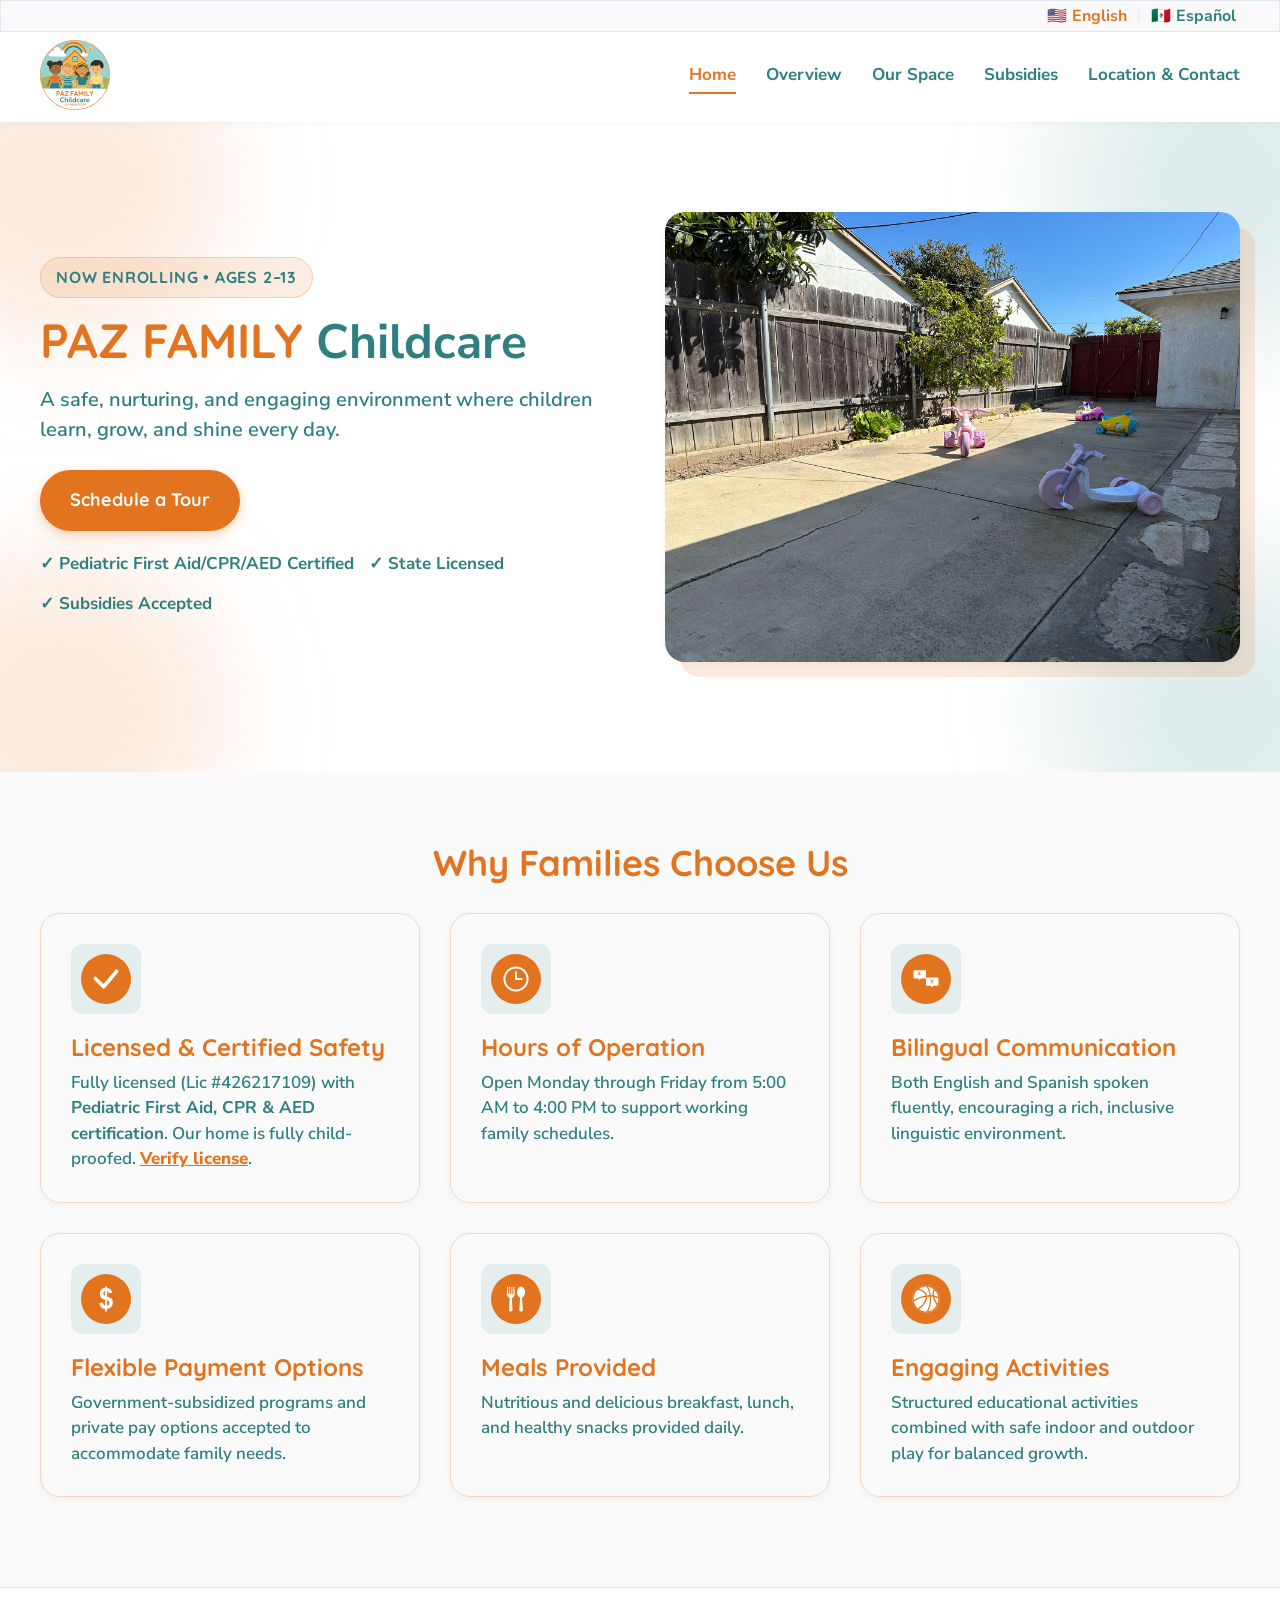
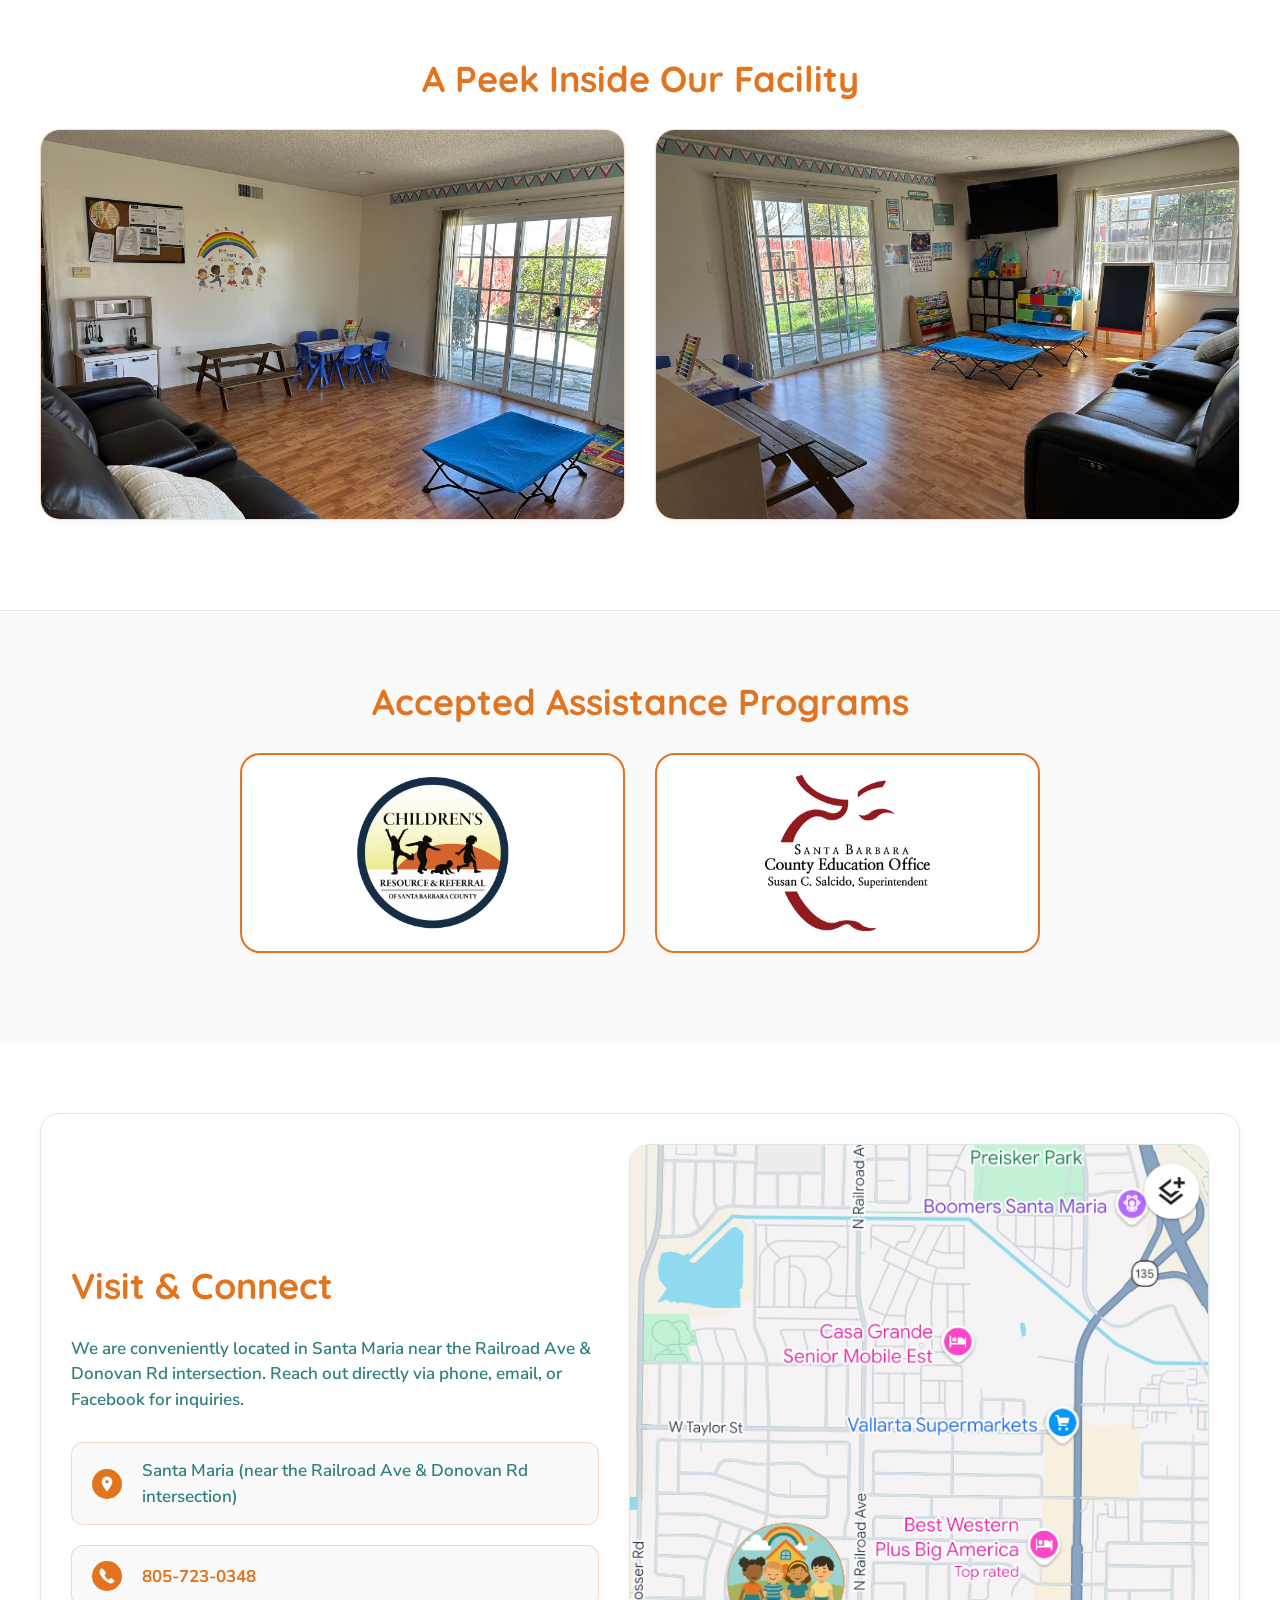
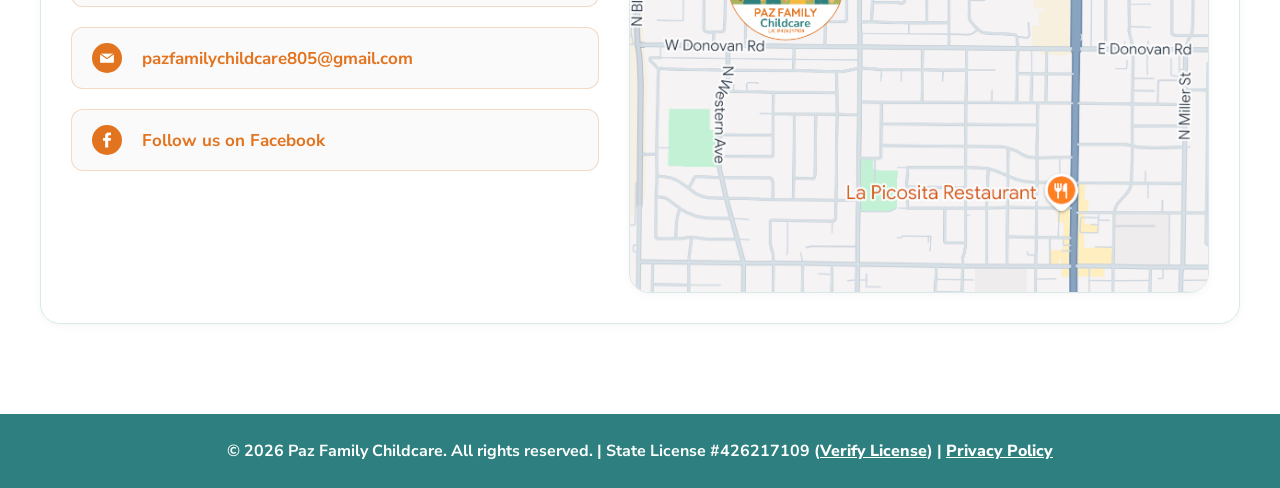
<file: index.html>
<!DOCTYPE html>
<html lang="en">

<head>
    <meta charset="UTF-8">
    <meta name="viewport" content="width=device-width, initial-scale=1.0">
    <title>Paz Family Childcare | Licensed Childcare in Santa Maria, CA (Ages 2–13)</title>
    <link rel="icon" type="image/svg+xml" href="assets/images/childcare-logo.svg">
    <meta name="description"
        content="Licensed bilingual childcare in Santa Maria, CA near Railroad Ave & Donovan Rd. Ages 2–13. Meals included. Subsidies & private pay accepted. Enrolling now!">
    <meta name="keywords"
        content="Santa Maria CA childcare, daycare near Railroad Ave & Donovan Rd, bilingual childcare, subsidized daycare Santa Maria CA, ages 2 to 13 childcare, private pay childcare">
    <meta property="og:title" content="Paz Family Chilcare Family | Licensed Childcare in Santa Maria, CA">
    <meta property="og:description"
        content="Now enrolling ages 2–13 in Santa Maria, CA. Licensed bilingual care (English/Spanish), meals included, and private pay or government subsidies accepted.">
    <meta property="og:description"
        content="Now enrolling ages 2-13. Licensed provider, bilingual (English/Spanish), meals included, and private and government programs accepted.">
    <meta property="og:image" content="https://pazfamilychildcare.com/assets/images/social-media-logo.png">
    <meta property="og:image:width" content="1200">
    <meta property="og:image:height" content="630">
    <meta name="twitter:card" content="summary_large_image">
    <meta name="twitter:image" content="https://pazfamilychildcare.com/assets/images/social-media-logo.png">
    <script async src="https://www.googletagmanager.com/gtag/js?id=G-CFC94E39JD"></script>
    <script>
    window.dataLayer = window.dataLayer || [];
    function gtag(){dataLayer.push(arguments);}
    gtag('js', new Date());

    gtag('config', 'G-CFC94E39JD');
    </script>
    <link rel="canonical" href="https://pazfamilychildcare.com/index.html" />
    <link rel="alternate" hreflang="en" href="https://pazfamilychildcare.com/index.html" />
    <link rel="alternate" hreflang="es" href="https://pazfamilychildcare.com/index-es.html" />
    <link rel="alternate" hreflang="x-default" href="https://pazfamilychildcare.com/index.html" />
    <link rel="preconnect" href="https://fonts.googleapis.com">
    <link rel="preconnect" href="https://fonts.gstatic.com" crossorigin>
    <link
        href="https://fonts.googleapis.com/css2?family=Nunito+Sans:wght@600;700;800&family=Quicksand:wght@700&display=swap"
        rel="stylesheet">
    <link rel="stylesheet" href="assets/css/style.css">
    <script>
        (function () {
            const userChoice = sessionStorage.getItem('preferredLang');
            if (!userChoice) {
                const userLang = navigator.language || navigator.userLanguage || '';
                if (userLang.toLowerCase().startsWith('es')) {
                    window.location.replace('index-es.html');
                }
            }
        })();
    </script>
</head>

<body>
    <a href="#main-content" class="skip-link">Skip to main content</a>
    <header>
        <nav class="header-lang-switcher" aria-label="Language options">
            <div class="container">
                <a href="index.html" id="lang-en" class="lang-btn active" lang="en"
                    aria-label="English language version">
                    <span class="flag" aria-hidden="true">🇺🇸</span> English
                </a>
                <span class="lang-divider" aria-hidden="true">|</span>
                <a href="index-es.html" id="lang-es" class="lang-btn" lang="es" aria-label="Cambiar a Español">
                    <span class="flag" aria-hidden="true">🇲🇽</span> Español
                </a>
            </div>
        </nav>
        <div class="nav-container">
            <div class="container">
                <a href="#hero" class="logo" aria-label="Paz Family Childcare Home">
                    <img src="assets/images/childcare-logo.svg" alt="Childcare Logo">
                </a>

                <button class="mobile-menu-btn" aria-label="Open navigation menu" aria-expanded="false"
                    aria-controls="primary-navigation">
                    <span aria-hidden="true"></span>
                    <span aria-hidden="true"></span>
                    <span aria-hidden="true"></span>
                    <span class="sr-only">Open navigation menu</span>
                </button>

                <nav id="primary-navigation" aria-label="Main Navigation">
                    <ul class="nav-links">
                        <li><a href="#hero" class="nav-link active">Home</a></li>
                        <li><a href="#features" class="nav-link">Overview</a></li>
                        <li><a href="#facility" class="nav-link">Our Space</a></li>
                        <li><a href="#programs" class="nav-link">Subsidies</a></li>
                        <li><a href="#location" class="nav-link">Location &amp; Contact</a></li>
                    </ul>
                </nav>
            </div>
        </div>
    </header>
    <main id="main-content">
        <section id="hero" class="hero">
            <div class="container">
                <span class="blob-bottom-left" aria-hidden="true"></span>
                <span class="blob-bottom-right" aria-hidden="true"></span>
                <div class="hero-container">
                    <div class="hero-content">
                        <span class="badge">Now Enrolling • Ages 2–13</span>
                        <h1>PAZ FAMILY <span>Childcare</span></h1>
                        <p>A safe, nurturing, and engaging environment where children learn, grow, and shine every day.
                        </p>
                        <a href="#location" class="btn-primary">Schedule a Tour</a>
                        <div class="hero-trust-bullets">
                            <span>✓ Pediatric First Aid/CPR/AED Certified</span>
                            <span>✓ State Licensed</span>
                            <span>✓ Subsidies Accepted</span>
                        </div>
                    </div>
                    <div class="hero-image-wrapper">
                        <img src="assets/images/house-outside.jpg"
                            alt="Outdoor view of the Childcare facility in Santa Maria">
                    </div>
                </div>
            </div>
        </section>
        <section id="features" class="features">
            <div class="container">
                <h2 class="section-title">Why Families Choose Us</h2>
                <div class="features-grid">
                    <div class="feature-card">
                        <div class="icon-wrapper" aria-hidden="true"><img src="assets/icons/checkmark-icon.svg"
                                loading="lazy"></div>
                        <h3>Licensed & Certified Safety</h3>
                        <p>Fully licensed (Lic #426217109) with <strong>Pediatric First Aid, CPR & AED
                                certification</strong>. Our home
                            is
                            fully child-proofed. <a
                                href="https://www.ccld.dss.ca.gov/carefacilitysearch/FacDetail/426217109"
                                target="_blank" rel="noopener noreferrer"
                                aria-label="Verify our California license on the CCLD website (opens in new tab)">Verify
                                license</a>.</p>
                    </div>
                    <div class="feature-card">
                        <div class="icon-wrapper" aria-hidden="true"><img src="assets/icons/time-icon.svg"
                                alt="time icon" loading="lazy"></div>
                        <h3>Hours of Operation</h3>
                        <p>Open Monday through Friday from 5:00 AM to 4:00 PM to support working family schedules.</p>
                    </div>
                    <div class="feature-card">
                        <div class="icon-wrapper" aria-hidden="true"><img src="assets/icons/languages-icon.svg"
                                loading="lazy"></div>
                        <h3>Bilingual Communication</h3>
                        <p>Both English and Spanish spoken fluently, encouraging a rich, inclusive linguistic
                            environment.
                        </p>
                    </div>
                    <div class="feature-card">
                        <div class="icon-wrapper" aria-hidden="true"><img src="assets/icons/money-icon.svg"
                                loading="lazy"></div>
                        <h3>Flexible Payment Options</h3>
                        <p>Government-subsidized programs and private pay options accepted to accommodate family needs.
                        </p>
                    </div>
                    <div class="feature-card">
                        <div class="icon-wrapper" aria-hidden="true"><img src="assets/icons/meal-icon.svg"
                                loading="lazy"></div>
                        <h3>Meals Provided</h3>
                        <p>Nutritious and delicious breakfast, lunch, and healthy snacks provided daily.</p>
                    </div>
                    <div class="feature-card">
                        <div class="icon-wrapper" aria-hidden="true"><img src="assets/icons/basketball-icon.svg"
                                loading="lazy"></div>
                        <h3>Engaging Activities</h3>
                        <p>Structured educational activities combined with safe indoor and outdoor play for balanced
                            growth.
                        </p>
                    </div>
                </div>
            </div>
        </section>
        <section id="facility" class="facility">
            <div class="container">
                <h2 class="section-title">A Peek Inside Our Facility</h2>
                <div class="facility-grid">
                    <div class="facility-card kitchen">
                        <img src="assets/images/house-indoors.jpg"
                            alt="Indoor learning and play area with educational toys and child-sized furniture"
                            loading="lazy">
                    </div>
                    <div class="facility-card books">
                        <img src="assets/images/house-indoors-v2.jpg"
                            alt="Fenced outdoor play space designed for active play and safety" loading="lazy">
                    </div>
                </div>
            </div>
        </section>
        <section id="programs" class="programs">
            <div class="container">
                <h2 class="section-title">Accepted Assistance Programs</h2>
                <div class="logo-group">
                    <a href="https://crrsbc.org/child-care-assistance/" target="_blank" rel="noopener noreferrer"
                        class="program-logo"
                        aria-label="Visit Children's Resource Network website (opens in a new tab)">
                        <img src="assets/images/childrens-resournce-santa-barbara-county-logo.jpg"
                            alt="Children's Resource Network Logo" loading="lazy">
                    </a>
                    <a href="https://www.sbceo.org/programs/ece/alternative-payment-program" target="_blank"
                        rel="noopener noreferrer" class="program-logo"
                        aria-label="Visit SBCEO website (opens in a new tab)">
                        <img src="assets/images/sbceo-logo.png" alt="Santa Barbara County Education Office Logo"
                            loading="lazy">
                    </a>
                </div>
            </div>
        </section>
        <section id="location" class="location">
            <div class="contact-section">
                <div class="contact-grid">
                    <div class="contact-info">
                        <h2 class="section-title">Visit & Connect</h2>
                        <p>We are conveniently located in Santa Maria near the Railroad Ave & Donovan Rd intersection.
                            Reach out
                            directly via phone, email, or Facebook for inquiries.</p>
                        <div class="contact-details">
                            <div class="contact-item">
                                <span aria-hidden="true"><img src="assets/icons/map-icon.svg" loading="lazy"></span>
                                <span>Santa Maria (near the Railroad Ave & Donovan Rd intersection)</span>
                            </div>
                            <div class="contact-item">
                                <span aria-hidden="true"><img src="assets/icons/phone-icon.svg" loading="lazy"></span>
                                <a href="#" id="protected-phone" class="contact-link"
                                    aria-label="Call Paz Family Childcare">Loading...</a>
                            </div>
                            <div class="contact-item">
                                <span aria-hidden="true"><img src="assets/icons/email-icon.svg" loading="lazy"></span>
                                <a href="#" id="protected-email" class="contact-link"
                                    aria-label="Email Paz Family Childcare">Loading...</a> </div>
                            <div class="contact-item">
                                <span aria-hidden="true"><img src="assets/icons/facebook-icon.svg"
                                        loading="lazy"></span>
                                <a href="https://www.facebook.com/pazfamilychildcare1" target="_blank"
                                    rel="noopener noreferrer" class="contact-link"
                                    aria-label="Visit our Facebook page (opens in new tab)">Follow
                                    us on Facebook</a>
                            </div>
                        </div>
                    </div>
                    <div class="map">
                        <img src="assets/images/childare-location.png" alt="map location screenshot">
                    </div>
                </div>
            </div>
        </section>
    </main>
    <footer>
        <div class="container">
            <p>&copy; <span id="current-year">2026</span> Paz Family Childcare. All rights reserved. | State License
                #426217109 (<a href="https://www.ccld.dss.ca.gov/carefacilitysearch/FacDetail/426217109" target="_blank"
                    rel="noopener noreferrer"
                    aria-label="Verify License on California DSS website (opens in new tab)">Verify License</a>) | <a
                    href="privacy.html">Privacy Policy</a></p>
        </div>
    </footer>

    <script src="assets/js/main.js" defer></script>
</body>

</html>
</file>
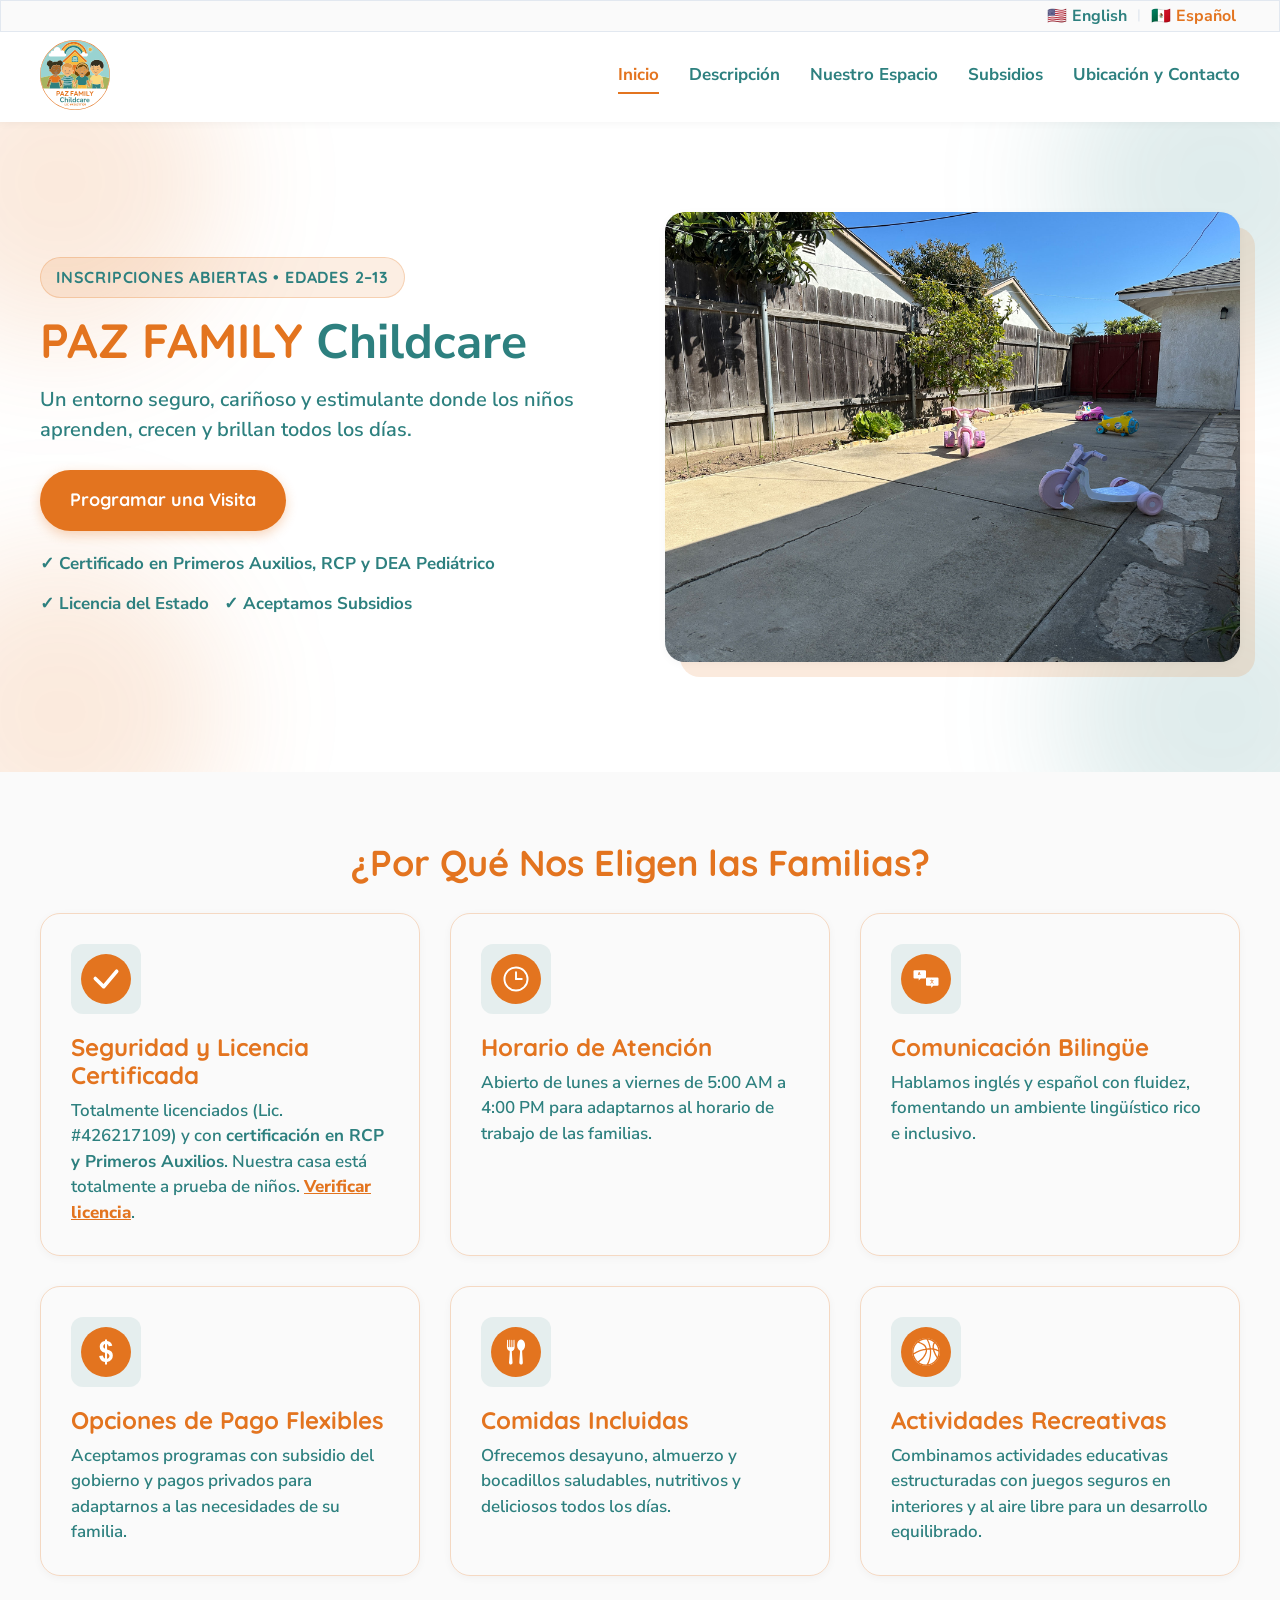
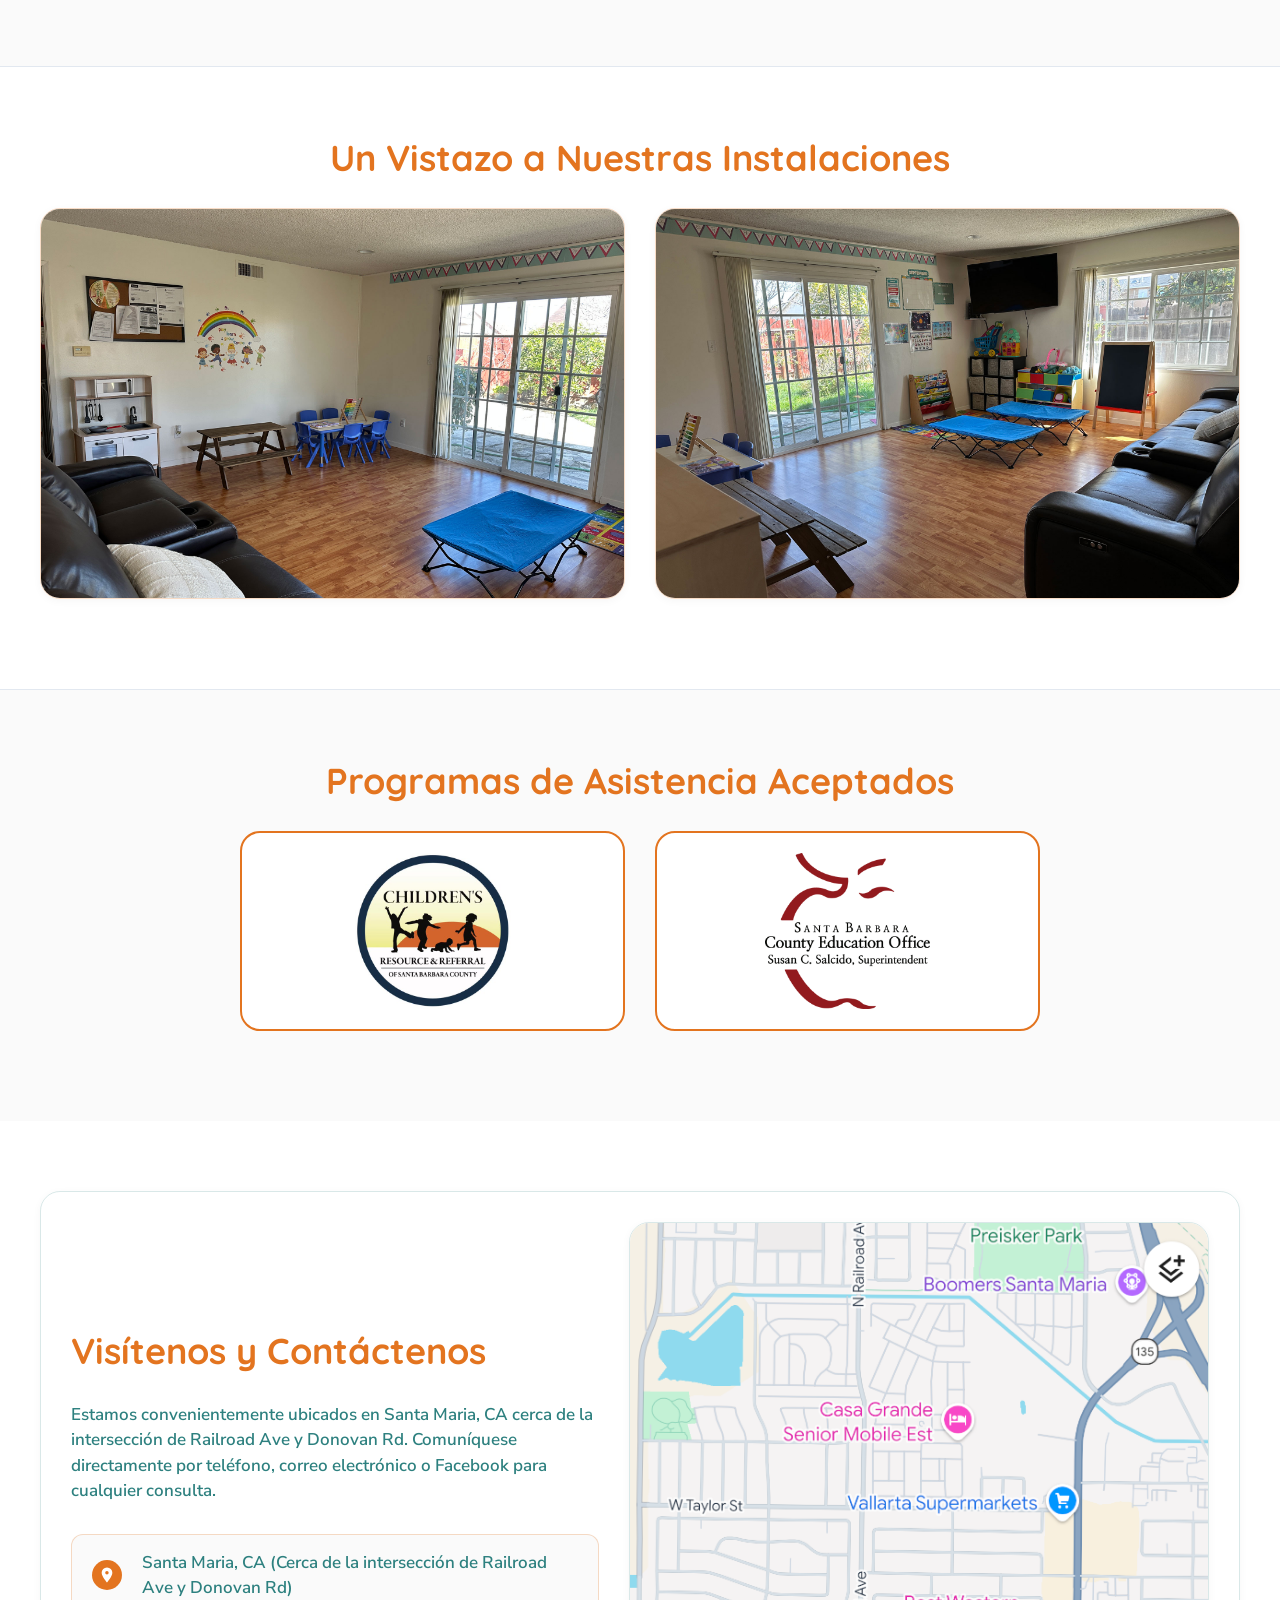
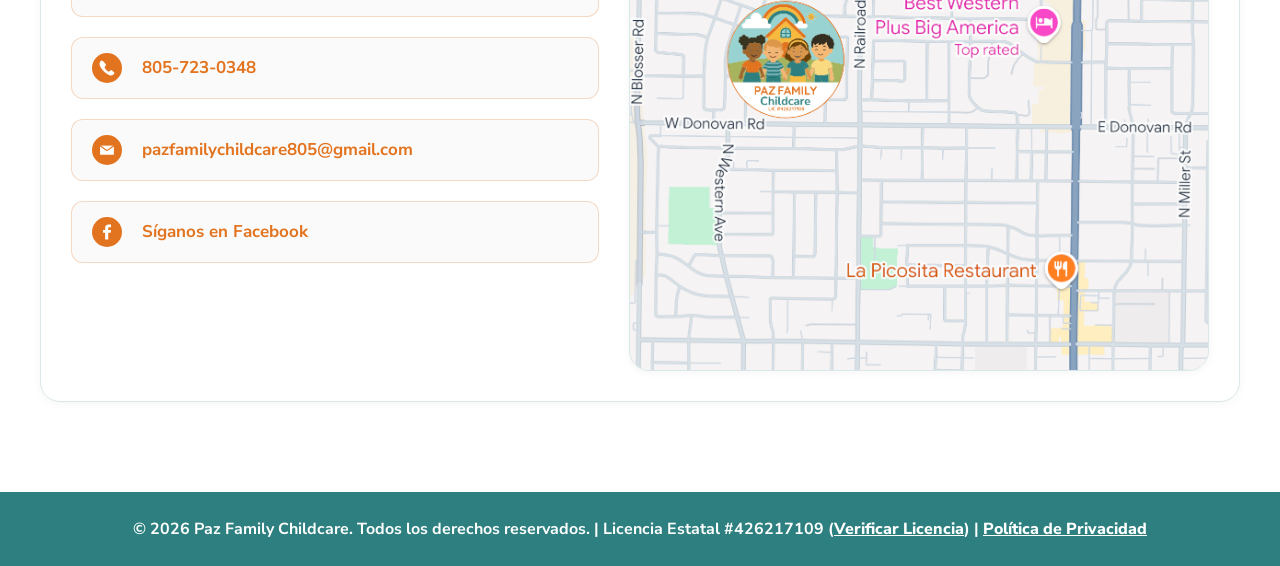
<file: index-es.html>
<!DOCTYPE html>
<html lang="es">

<head>
    <meta charset="UTF-8">
    <meta name="viewport" content="width=device-width, initial-scale=1.0">
    <title>Paz Family Childcare | Guardería y Cuidado Infantil en Santa Maria, CA (Edades 2–13)</title>
    <link rel="icon" type="image/svg+xml" href="assets/images/childcare-logo.svg">
    <meta name="description"
        content="Cuidado infantil bilingüe y licenciado en Santa Maria, CA. Edades 2–13. Comidas incluidas. Aceptamos subsidios y pago privado. ¡Inscripciones abiertas!">
    <meta name="keywords"
        content="Cuidado infantil Santa Maria CA, guardería cerca de Railroad Ave y Donovan Rd, cuidado infantil bilingüe, guardería subsidiada Santa Maria CA, cuidado de niños de 2 a 13 años, pago privado cuidado infantil">
    <meta property="og:title" content="Paz Family Chilcare Family Childcare | Cuidado Infantil Licenciado en Santa Maria, CA">
    <meta property="og:description"
        content="Inscripciones abiertas para edades de 2 a 13 años en Santa Maria, CA. Proveedor licenciado, ambiente bilingüe (inglés/español), comidas incluidas y subsidios o pago privado aceptados.">
    <meta property="og:type" content="website">
    <meta property="og:locale" content="es_US">
    <meta property="og:image" content="https://pazfamilychildcare.com/assets/images/social-media-logo.png">
    <meta property="og:image:width" content="1200">
    <meta property="og:image:height" content="630">
    <meta name="twitter:card" content="summary_large_image">
    <meta name="twitter:image" content="https://pazfamilychildcare.com/assets/images/social-media-logo.png">
    <script async src="https://www.googletagmanager.com/gtag/js?id=G-CFC94E39JD"></script>
    <script>
    window.dataLayer = window.dataLayer || [];
    function gtag(){dataLayer.push(arguments);}
    gtag('js', new Date());

    gtag('config', 'G-CFC94E39JD');
    </script>
    <link rel="canonical" href="https://pazfamilychildcare.com/index-es.html" />
    <link rel="alternate" hreflang="en" href="https://pazfamilychildcare.com/index.html" />
    <link rel="alternate" hreflang="es" href="https://pazfamilychildcare.com/index-es.html" />
    <link rel="alternate" hreflang="x-default" href="https://pazfamilychildcare.com/index.html" />
    <link rel="preconnect" href="https://fonts.googleapis.com">
    <link rel="preconnect" href="https://fonts.gstatic.com" crossorigin>
    <link
        href="https://fonts.googleapis.com/css2?family=Nunito+Sans:wght@600;700;800&family=Quicksand:wght@700&display=swap"
        rel="stylesheet">
    <link rel="stylesheet" href="assets/css/style.css">
</head>

<body>
    <a href="#main-content" class="skip-link">Saltar al contenido principal</a>

    <header>
        <nav class="header-lang-switcher" aria-label="Opciones de idioma">
            <div class="container">
                <a href="index.html" id="lang-en" class="lang-btn" lang="en" aria-label="Switch to English version">
                    <span class="flag" aria-hidden="true">🇺🇸</span> English
                </a>
                <span class="lang-divider" aria-hidden="true">|</span>
                <a href="index-es.html" id="lang-es" class="lang-btn active" aria-label="Versión en español activa">
                    <span class="flag" aria-hidden="true">🇲🇽</span> Español
                </a>
            </div>
        </nav>
        <div class="nav-container">
            <div class="container">
                <a href="#hero" class="logo" aria-label="Página de inicio de Paz Family Childcare">
                    <img src="assets/images/childcare-logo.svg" alt="Logo de Paz Family Childcare">
                </a>
                <button class="mobile-menu-btn" aria-label="Abrir menú de navegación" aria-expanded="false"
                    aria-controls="primary-navigation">
                    <span aria-hidden="true"></span>
                    <span aria-hidden="true"></span>
                    <span aria-hidden="true"></span>
                    <span class="sr-only">Abrir menú de navegación</span>
                </button>
                <nav id="primary-navigation" aria-label="Navegación principal">
                    <ul class="nav-links">
                        <li><a href="#hero" class="nav-link active">Inicio</a></li>
                        <li><a href="#features" class="nav-link">Descripción</a></li>
                        <li><a href="#facility" class="nav-link">Nuestro Espacio</a></li>
                        <li><a href="#programs" class="nav-link">Subsidios</a></li>
                        <li><a href="#location" class="nav-link">Ubicación y Contacto</a></li>
                    </ul>
                </nav>
            </div>
        </div>
    </header>
    <main id="main-content">
        <section id="hero" class="hero">
            <div class="container">
                <span class="blob-bottom-left" aria-hidden="true"></span>
                <span class="blob-bottom-right" aria-hidden="true"></span>
                <div class="hero-container">
                    <div class="hero-content">
                        <span class="badge">Inscripciones Abiertas • Edades 2–13</span>
                        <h1>PAZ FAMILY <span>Childcare</span></h1>
                        <p>Un entorno seguro, cariñoso y estimulante donde los niños aprenden, crecen y brillan todos
                            los
                            días.</p>
                        <a href="#location" class="btn-primary">Programar una Visita</a>
                        <div class="hero-trust-bullets">
                            <span>✓ Certificado en Primeros Auxilios, RCP y DEA Pediátrico</span>
                            <span>✓ Licencia del Estado</span>
                            <span>✓ Aceptamos Subsidios</span>
                        </div>
                    </div>
                    <div class="hero-image-wrapper">
                        <img src="assets/images/house-outside.jpg"
                            alt="Vista exterior de la guardería Paz Family Childcare en Santa Maria, CA">
                    </div>
                </div>
            </div>
        </section>
        <section id="features" class="features">
            <div class="container">
                <h2 class="section-title">¿Por Qué Nos Eligen las Familias?</h2>
                <div class="features-grid">
                    <div class="feature-card">
                        <div class="icon-wrapper" aria-hidden="true"><img src="assets/icons/checkmark-icon.svg"
                                loading="lazy"></div>
                        <h3>Seguridad y Licencia Certificada</h3>
                        <p>Totalmente licenciados (Lic. #426217109) y con <strong>certificación en RCP y Primeros
                                Auxilios</strong>. Nuestra casa está totalmente a prueba de niños. <a
                                href="https://www.ccld.dss.ca.gov/carefacilitysearch/FacDetail/426217109" target="_blank" rel="noopener noreferrer"
                                aria-label="Verificar nuestra licencia en el sitio web de CCLD (se abre en una nueva pestaña)">Verificar
                                licencia</a>.</p>
                    </div>
                    <div class="feature-card">
                        <div class="icon-wrapper" aria-hidden="true"><img src="assets/icons/time-icon.svg"
                                loading="lazy"></div>
                        <h3>Horario de Atención</h3>
                        <p>Abierto de lunes a viernes de 5:00 AM a 4:00 PM para adaptarnos al horario de trabajo de las
                            familias.</p>
                    </div>
                    <div class="feature-card">
                        <div class="icon-wrapper" aria-hidden="true"><img src="assets/icons/languages-icon.svg"
                                loading="lazy"></div>
                        <h3>Comunicación Bilingüe</h3>
                        <p>Hablamos inglés y español con fluidez, fomentando un ambiente lingüístico rico e inclusivo.
                        </p>
                    </div>
                    <div class="feature-card">
                        <div class="icon-wrapper" aria-hidden="true"><img src="assets/icons/money-icon.svg"
                                loading="lazy"></div>
                        <h3>Opciones de Pago Flexibles</h3>
                        <p>Aceptamos programas con subsidio del gobierno y pagos privados para adaptarnos a las
                            necesidades
                            de su familia.</p>
                    </div>
                    <div class="feature-card">
                        <div class="icon-wrapper" aria-hidden="true"><img src="assets/icons/meal-icon.svg"
                                loading="lazy"></div>
                        <h3>Comidas Incluidas</h3>
                        <p>Ofrecemos desayuno, almuerzo y bocadillos saludables, nutritivos y deliciosos todos los días.
                        </p>
                    </div>
                    <div class="feature-card">
                        <div class="icon-wrapper" aria-hidden="true"><img src="assets/icons/basketball-icon.svg"
                                loading="lazy"></div>
                        <h3>Actividades Recreativas</h3>
                        <p>Combinamos actividades educativas estructuradas con juegos seguros en interiores y al aire
                            libre
                            para un desarrollo equilibrado.</p>
                    </div>
                </div>
            </div>
        </section>
        <section id="facility" class="facility">
            <div class="container">
                <h2 class="section-title">Un Vistazo a Nuestras Instalaciones</h2>
                <div class="facility-grid">
                    <div class="facility-card kitchen">
                        <img src="assets/images/house-indoors.jpg"
                            alt="Área de aprendizaje y juegos en interiores con juguetes educativos y muebles para niños"
                            loading="lazy">
                    </div>
                    <div class="facility-card books">
                        <img src="assets/images/house-indoors-v2.jpg"
                            alt="Área de juegos al aire libre cercada y diseñada para el juego seguro de los niños"
                            loading="lazy">
                    </div>
                </div>
            </div>
        </section>
        <section id="programs" class="programs">
            <div class="container">
                <h2 class="section-title">Programas de Asistencia Aceptados</h2>
                <div class="logo-group">
                    <a href="https://crrsbc.org/es/child-care-assistance/" target="_blank" rel="noopener noreferrer"
                        class="program-logo"
                        aria-label="Visitar el sitio web de Children's Resource Network (se abre en una nueva pestaña)">
                        <img src="assets/images/childrens-resournce-santa-barbara-county-logo.jpg"
                            alt="Logotipo de Children's Resource Network" loading="lazy">
                    </a>
                    <a href="https://www.sbceo.org/programs/ece/alternative-payment-program" target="_blank" rel="noopener noreferrer"
                        class="program-logo" aria-label="Visitar el sitio web de SBCEO (se abre en una nueva pestaña)">
                        <img src="assets/images/sbceo-logo.png"
                            alt="Logotipo de la Oficina de Educación del Condado de Santa Bárbara (SBCEO)"
                            loading="lazy">
                    </a>
                </div>
            </div>
        </section>
        <section id="location" class="location">
            <div class="contact-section">
                <div class="contact-grid">
                    <div class="contact-info">
                        <h2 class="section-title">Visítenos y Contáctenos</h2>
                        <p>Estamos convenientemente ubicados en Santa Maria, CA cerca de la intersección de Railroad Ave y
                            Donovan Rd. Comuníquese directamente por teléfono, correo electrónico o Facebook para cualquier
                            consulta.</p>
                        <div class="contact-details">
                            <div class="contact-item">
                                <span aria-hidden="true"><img src="assets/icons/map-icon.svg" alt="icono de mapa"
                                        loading="lazy"></span>
                                <span>Santa Maria, CA (Cerca de la intersección de Railroad Ave y Donovan Rd)</span>
                            </div>
                            <div class="contact-item">
                                <span aria-hidden="true"><img src="assets/icons/phone-icon.svg" loading="lazy"></span>
                                <a href="#" id="protected-phone" class="contact-link"
                                    aria-label="Llamar a Paz Family Childcare">Cargando...</a>
                            </div>
                            <div class="contact-item">
                                <span aria-hidden="true"><img src="assets/icons/email-icon.svg" loading="lazy"></span>
                                <a href="#" id="protected-email" class="contact-link"
                                    aria-label="Enviar correo electrónico a Paz Family Childcare">Cargando...</a>
                            </div>
                            <div class="contact-item">
                                <span aria-hidden="true"><img src="assets/icons/facebook-icon.svg"
                                        loading="lazy"></span>
                                <a href="https://www.facebook.com/pazfamilychildcare1" target="_blank" rel="noopener noreferrer"
                                    class="contact-link"
                                    aria-label="Visitar nuestra página de Facebook (se abre en una nueva pestaña)">Síganos
                                    en Facebook</a>
                            </div>
                        </div>
                    </div>
                    <div class="map">
                        <img src="assets/images/childare-location.png" alt="mapa de le ubicación">
                    </div>
                </div>
            </div>
        </section>
    </main>
    <footer>
        <div class="container">
            <p>&copy; <span id="current-year">2026</span> Paz Family Childcare. Todos los derechos reservados. |
                Licencia
                Estatal #426217109 (<a href="https://www.ccld.dss.ca.gov/carefacilitysearch/FacDetail/426217109" target="_blank" rel="noopener noreferrer" aria-label="Verificar licencia en el sitio web de DSS de California (se abre en una nueva pestaña)">Verificar
                    Licencia</a>) | <a
                    href="privacy-es.html">Política de Privacidad</a></p>
        </div>
    </footer>
    <script src="assets/js/main.js" defer></script>
</body>

</html>
</file>
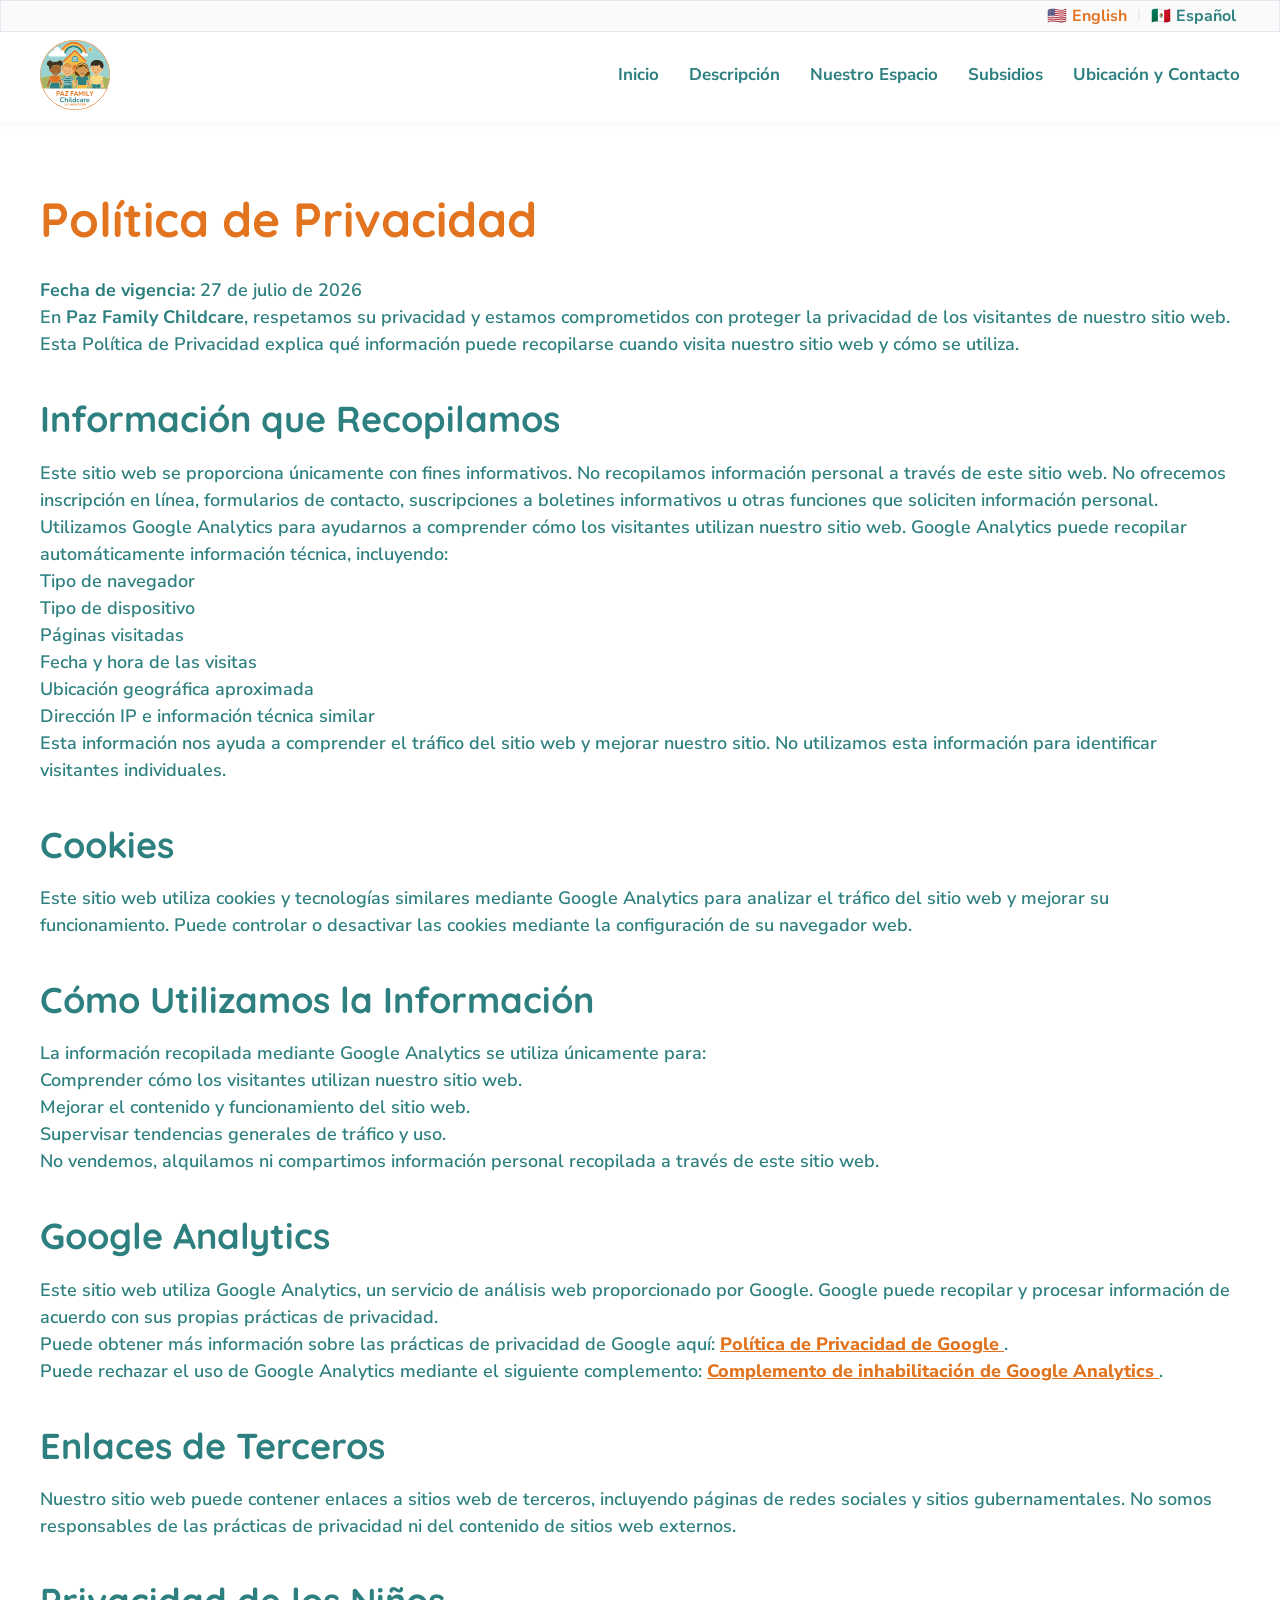
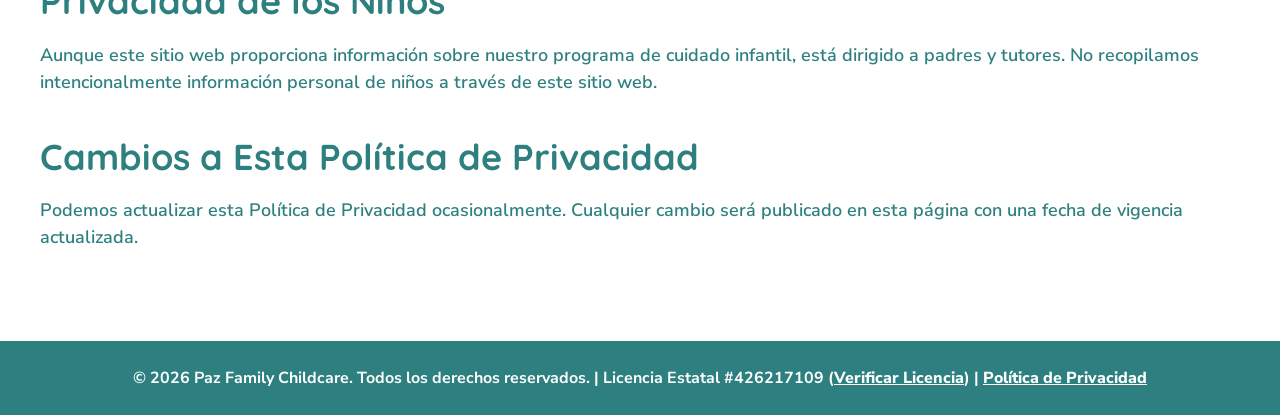
<file: privacy-es.html>
<!DOCTYPE html>
<html lang="es">

<head>
    <meta charset="UTF-8">
    <meta name="viewport" content="width=device-width, initial-scale=1.0">
    <link rel="icon" type="image/svg+xml" href="assets/images/childcare-logo.svg">
    <title>Política de Privacidad | Paz Family Childcare</title>
    <meta name="description"
        content="Política de privacidad de Paz Family Childcare en Santa Maria, CA. Conozca cómo protegemos la información personal y la privacidad de las familias.">
    <meta name="robots" content="noindex, follow">
    <meta property="og:title" content="Política de Privacidad | Paz Family Childcare">
    <meta property="og:description"
        content="Lea la política de privacidad de Paz Family Childcare en Santa Maria, CA.">
    <meta property="og:type" content="website">
    <meta property="og:locale" content="es_US">
    <meta property="og:image" content="https://pazfamilychildcare.com/assets/images/social-media-logo.png">
    <meta property="og:image:width" content="1200">
    <meta property="og:image:height" content="630">
    <meta name="twitter:card" content="summary_large_image">
    <meta name="twitter:image" content="https://pazfamilychildcare.com/assets/images/social-media-logo.png">
    <script async src="https://www.googletagmanager.com/gtag/js?id=G-CFC94E39JD"></script>
    <script>
    window.dataLayer = window.dataLayer || [];
    function gtag(){dataLayer.push(arguments);}
    gtag('js', new Date());

    gtag('config', 'G-CFC94E39JD');
    </script>
    <link rel="canonical" href="https://pazfamilychildcare.com/privacy-policy-es.html" />
    <link rel="alternate" hreflang="en" href="https://pazfamilychildcare.com/privacy-policy.html" />
    <link rel="alternate" hreflang="es" href="https://pazfamilychildcare.com/privacy-policy-es.html" />
    <link rel="alternate" hreflang="x-default" href="https://pazfamilychildcare.com/privacy-policy.html" />
    <link rel="preconnect" href="https://fonts.googleapis.com">
    <link rel="preconnect" href="https://fonts.gstatic.com" crossorigin>
    <link
        href="https://fonts.googleapis.com/css2?family=Nunito+Sans:wght@600;700;800&family=Quicksand:wght@700&display=swap"
        rel="stylesheet">
    <link rel="stylesheet" href="assets/css/style.css">
</head>

<body>
    <a href="#main-content" class="skip-link">Saltar al contenido principal</a>
    <header>
        <nav class="header-lang-switcher" aria-label="Opciones de idioma">
            <div class="container">
                <a href="privacy.html" id="lang-en" class="lang-btn" lang="en" aria-label="English language version">
                    <span class="flag" aria-hidden="true">🇺🇸</span> English
                </a>
                <span class="lang-divider" aria-hidden="true">|</span>
                <a href="privacy-es.html" id="lang-es" class="lang-btn active" lang="es"
                    aria-label="Versión en español activa">
                    <span class="flag" aria-hidden="true">🇲🇽</span> Español
                </a>
            </div>
        </nav>
        <div class="nav-container">
            <div class="container">
                <a href="index-es.html" class="logo" aria-label="Página de inicio de Paz Family Childcare">
                    <img src="assets/images/childcare-logo.svg" alt="Logo de Paz Family Childcare">
                </a>
                <button class="mobile-menu-btn" aria-label="Abrir menú de navegación" aria-expanded="false"
                    aria-controls="primary-navigation">
                    <span aria-hidden="true"></span>
                    <span aria-hidden="true"></span>
                    <span aria-hidden="true"></span>
                    <span class="sr-only">Abrir menú de navegación</span>
                </button>
                <nav id="primary-navigation" aria-label="Navegación principal">
                    <ul class="nav-links">
                        <li><a href="index-es.html#hero" class="nav-link">Inicio</a></li>
                        <li><a href="index-es.html#features" class="nav-link">Descripción</a></li>
                        <li><a href="index-es.html#facility" class="nav-link">Nuestro Espacio</a></li>
                        <li><a href="index-es.html#programs" class="nav-link">Subsidios</a></li>
                        <li><a href="index-es.html#location" class="nav-link">Ubicación y Contacto</a></li>
                    </ul>
                </nav>
            </div>
        </div>
    </header>
    <main id="main-content">
        <section class="privacy-policy">
            <div class="container">
                <h1>Política de Privacidad</h1>
                <p class="effective-date">
                    <strong>Fecha de vigencia:</strong> 27 de julio de 2026
                </p>
                <p>
                    En <strong>Paz Family Childcare</strong>, respetamos su privacidad y estamos
                    comprometidos con proteger la privacidad de los visitantes de nuestro sitio
                    web. Esta Política de Privacidad explica qué información puede recopilarse
                    cuando visita nuestro sitio web y cómo se utiliza.
                </p>
                <h2>Información que Recopilamos</h2>
                <p>
                    Este sitio web se proporciona únicamente con fines informativos. No recopilamos
                    información personal a través de este sitio web. No ofrecemos inscripción en
                    línea, formularios de contacto, suscripciones a boletines informativos u otras
                    funciones que soliciten información personal.
                </p>
                <p>
                    Utilizamos Google Analytics para ayudarnos a comprender cómo los visitantes
                    utilizan nuestro sitio web. Google Analytics puede recopilar automáticamente
                    información técnica, incluyendo:
                </p>
                <ul>
                    <li>Tipo de navegador</li>
                    <li>Tipo de dispositivo</li>
                    <li>Páginas visitadas</li>
                    <li>Fecha y hora de las visitas</li>
                    <li>Ubicación geográfica aproximada</li>
                    <li>Dirección IP e información técnica similar</li>
                </ul>
                <p>
                    Esta información nos ayuda a comprender el tráfico del sitio web y mejorar
                    nuestro sitio. No utilizamos esta información para identificar visitantes
                    individuales.
                </p>
                <h2>Cookies</h2>
                <p>
                    Este sitio web utiliza cookies y tecnologías similares mediante Google
                    Analytics para analizar el tráfico del sitio web y mejorar su funcionamiento.
                    Puede controlar o desactivar las cookies mediante la configuración de su
                    navegador web.
                </p>
                <h2>Cómo Utilizamos la Información</h2>
                <p>
                    La información recopilada mediante Google Analytics se utiliza únicamente para:
                </p>
                <ul>
                    <li>Comprender cómo los visitantes utilizan nuestro sitio web.</li>
                    <li>Mejorar el contenido y funcionamiento del sitio web.</li>
                    <li>Supervisar tendencias generales de tráfico y uso.</li>
                </ul>
                <p>
                    No vendemos, alquilamos ni compartimos información personal recopilada a través
                    de este sitio web.
                </p>
                <h2>Google Analytics</h2>
                <p>
                    Este sitio web utiliza Google Analytics, un servicio de análisis web
                    proporcionado por Google. Google puede recopilar y procesar información de
                    acuerdo con sus propias prácticas de privacidad.
                </p>
                <p>
                    Puede obtener más información sobre las prácticas de privacidad de Google aquí:
                    <a href="https://policies.google.com/privacy" target="_blank" rel="noopener noreferrer">
                        Política de Privacidad de Google
                    </a>.
                </p>
                <p>
                    Puede rechazar el uso de Google Analytics mediante el siguiente complemento:
                    <a href="https://tools.google.com/dlpage/gaoptout" target="_blank" rel="noopener noreferrer">
                        Complemento de inhabilitación de Google Analytics
                    </a>.
                </p>
                <h2>Enlaces de Terceros</h2>
                <p>
                    Nuestro sitio web puede contener enlaces a sitios web de terceros, incluyendo
                    páginas de redes sociales y sitios gubernamentales. No somos responsables de
                    las prácticas de privacidad ni del contenido de sitios web externos.
                </p>
                <h2>Privacidad de los Niños</h2>
                <p>
                    Aunque este sitio web proporciona información sobre nuestro programa de cuidado
                    infantil, está dirigido a padres y tutores. No recopilamos intencionalmente
                    información personal de niños a través de este sitio web.
                </p>
                <h2>Cambios a Esta Política de Privacidad</h2>
                <p>
                    Podemos actualizar esta Política de Privacidad ocasionalmente. Cualquier cambio
                    será publicado en esta página con una fecha de vigencia actualizada.
                </p>
            </div>
        </section>
    </main>
    <footer>
        <div class="container">
            <p>&copy; <span id="current-year">2026</span> Paz Family Childcare. Todos los derechos reservados. |
                Licencia
                Estatal #426217109 (<a href="https://www.ccld.dss.ca.gov/carefacilitysearch/FacDetail/426217109" target="_blank" rel="noopener noreferrer" aria-label="Verificar licencia en el sitio web de DSS de California (se abre en una nueva pestaña)">Verificar
                    Licencia</a>) | <a
                    href="privacy-es.html">Política de Privacidad</a></p>
        </div>
    </footer>
    <script src="assets/js/main.js" defer></script>
</body>

</html>
</file>
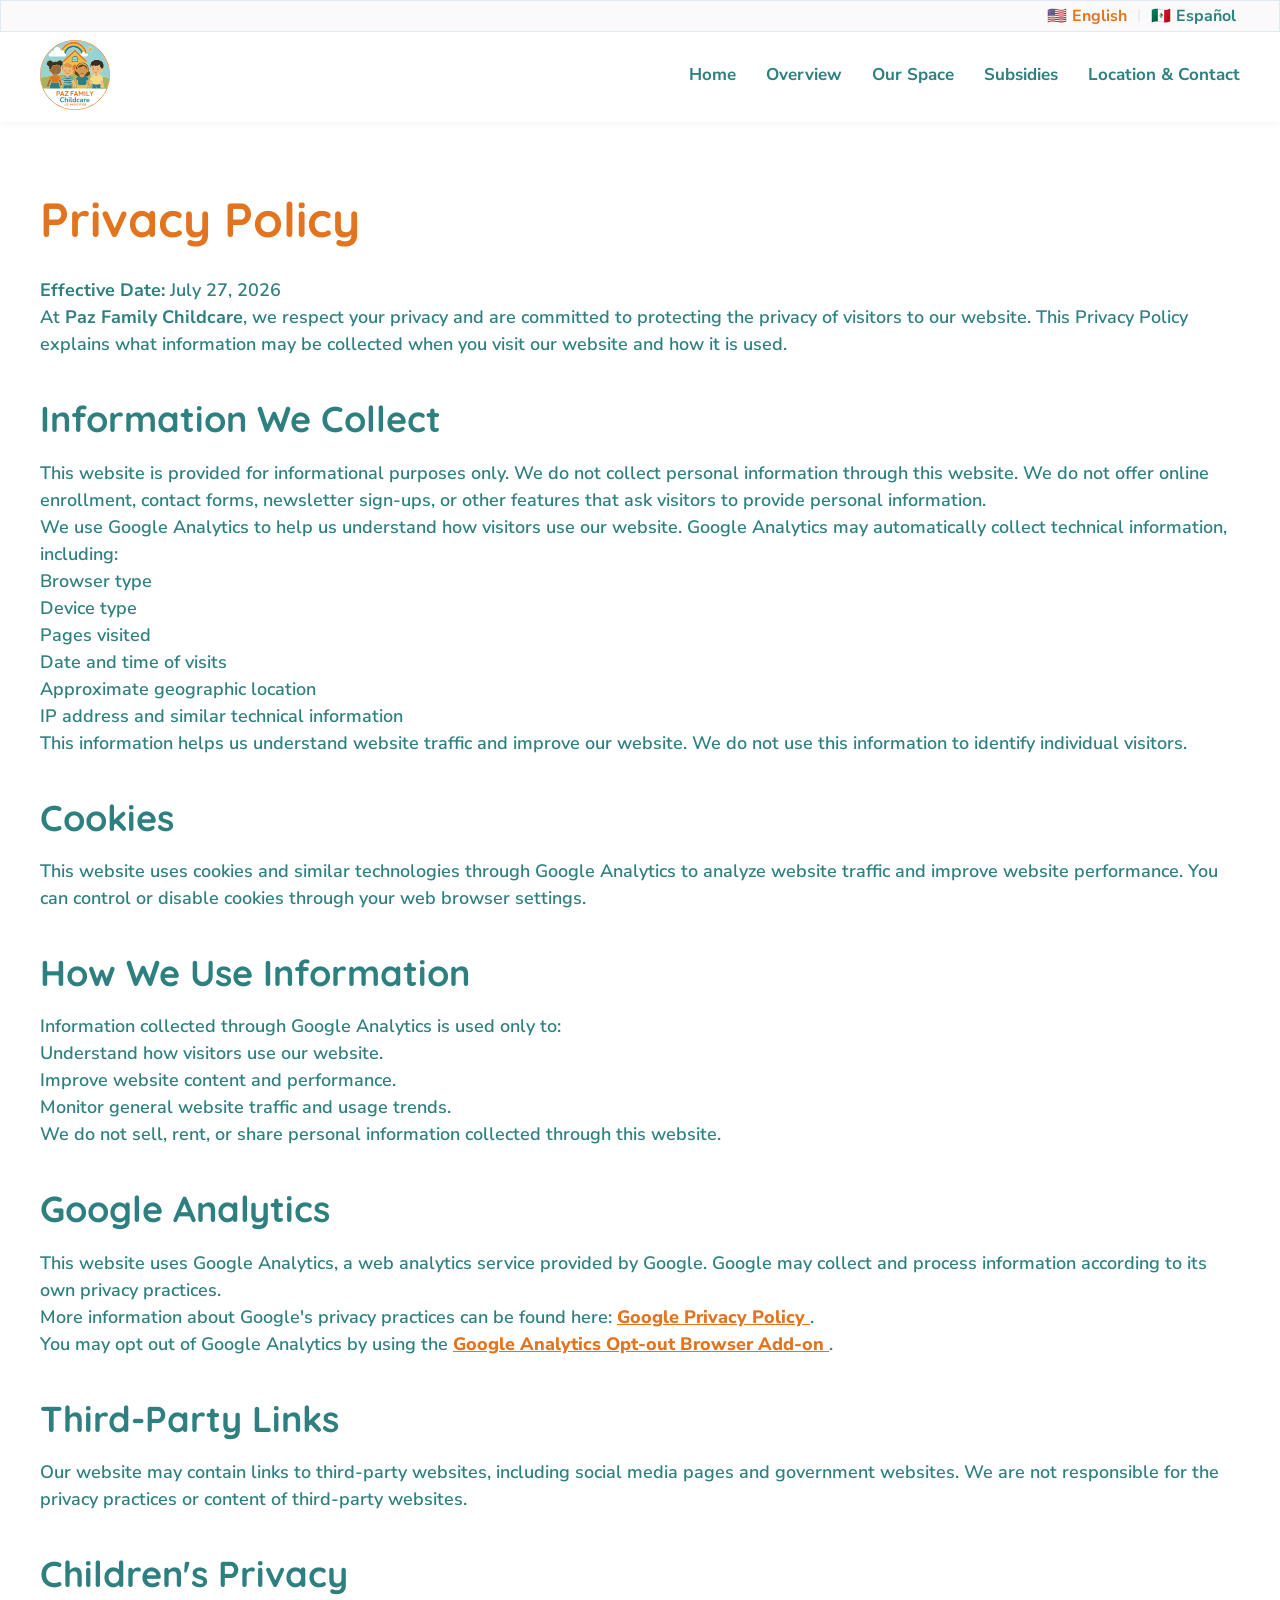
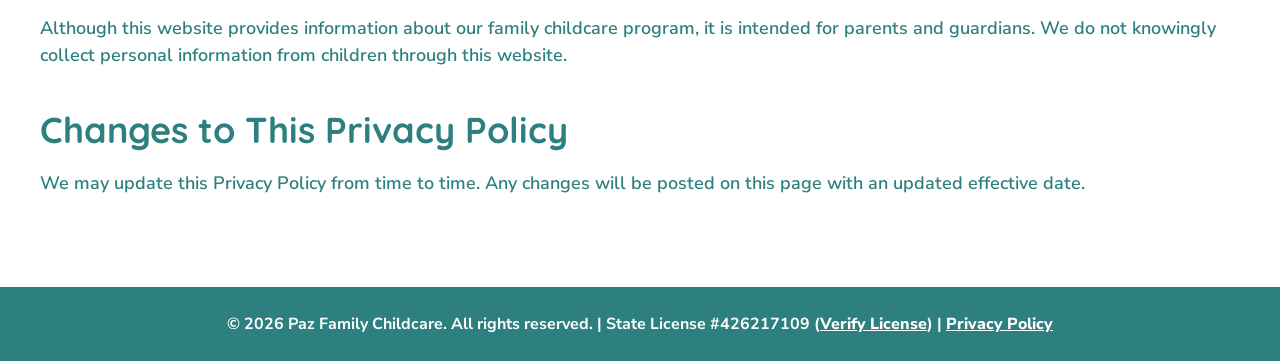
<file: privacy.html>
<!DOCTYPE html>
<html lang="en">

<head>
    <meta charset="UTF-8">
    <meta name="viewport" content="width=device-width, initial-scale=1.0">
    <link rel="icon" type="image/svg+xml" href="assets/images/childcare-logo.svg">
    <title>Privacy Policy | Paz Family Childcare</title>
    <meta name="description"
        content="Privacy Policy for Paz Family Childcare in Santa Maria, CA. Learn how we collect, protect, and handle personal information for families.">
    <meta name="robots" content="noindex, follow">
    <meta property="og:title" content="Privacy Policy | Paz Family Childcare">
    <meta property="og:description" content="Read the Privacy Policy for Paz Family Childcare in Santa Maria, CA.">
    <meta property="og:type" content="website">
    <meta property="og:locale" content="en_US">
    <meta property="og:image" content="https://pazfamilychildcare.com/assets/images/social-media-logo.png">
    <meta property="og:image:width" content="1200">
    <meta property="og:image:height" content="630">
    <meta name="twitter:card" content="summary_large_image">
    <meta name="twitter:image" content="https://pazfamilychildcare.com/assets/images/social-media-logo.png">
    <script async src="https://www.googletagmanager.com/gtag/js?id=G-CFC94E39JD"></script>
    <script>
    window.dataLayer = window.dataLayer || [];
    function gtag(){dataLayer.push(arguments);}
    gtag('js', new Date());

    gtag('config', 'G-CFC94E39JD');
    </script>
    <link rel="canonical" href="https://pazfamilychildcare.com/privacy-policy.html" />
    <link rel="alternate" hreflang="en" href="https://pazfamilychildcare.com/privacy-policy.html" />
    <link rel="alternate" hreflang="es" href="https://pazfamilychildcare.com/privacy-policy-es.html" />
    <link rel="alternate" hreflang="x-default" href="https://pazfamilychildcare.com/privacy-policy.html" />
    <link rel="preconnect" href="https://fonts.googleapis.com">
    <link rel="preconnect" href="https://fonts.gstatic.com" crossorigin>
    <link
        href="https://fonts.googleapis.com/css2?family=Nunito+Sans:wght@600;700;800&family=Quicksand:wght@700&display=swap"
        rel="stylesheet">
    <link rel="stylesheet" href="assets/css/style.css">
    <script>
        (function () {
            const userChoice = sessionStorage.getItem('preferredLang');
            if (!userChoice) {
                const userLang = navigator.language || navigator.userLanguage || '';
                if (userLang.toLowerCase().startsWith('es')) {
                    window.location.replace('privacy-policy-es.html');
                }
            }
        })();
    </script>
</head>

<body>
    <a href="#main-content" class="skip-link">Skip to main content</a>
    <header>
        <nav class="header-lang-switcher" aria-label="Language options">
            <div class="container">
                <a href="privacy.html" id="lang-en" class="lang-btn active" lang="en"
                    aria-label="English language version">
                    <span class="flag" aria-hidden="true">🇺🇸</span> English
                </a>
                <span class="lang-divider" aria-hidden="true">|</span>
                <a href="privacy-es.html" id="lang-es" class="lang-btn" lang="es" aria-label="Cambiar a Español">
                    <span class="flag" aria-hidden="true">🇲🇽</span> Español
                </a>
            </div>
        </nav>
        <div class="nav-container">
            <div class="container">
                <a href="index.html" class="logo" aria-label="Paz Family Childcare Home">
                    <img src="assets/images/childcare-logo.svg" alt="Childcare Logo">
                </a>
                <button class="mobile-menu-btn" aria-label="Open navigation menu" aria-expanded="false"
                    aria-controls="primary-navigation">
                    <span aria-hidden="true"></span>
                    <span aria-hidden="true"></span>
                    <span aria-hidden="true"></span>
                    <span class="sr-only">Open navigation menu</span>
                </button>
                <nav id="primary-navigation" aria-label="Main Navigation">
                    <ul class="nav-links">
                        <li><a href="index.html#hero" class="nav-link">Home</a></li>
                        <li><a href="index.html#features" class="nav-link">Overview</a></li>
                        <li><a href="index.html#facility" class="nav-link">Our Space</a></li>
                        <li><a href="index.html#programs" class="nav-link">Subsidies</a></li>
                        <li><a href="index.html#location" class="nav-link">Location &amp; Contact</a></li>
                    </ul>
                </nav>
            </div>
        </div>
    </header>
    <main id="main-content">
        <section class="privacy-policy">
            <div class="container">
                <h1>Privacy Policy</h1>
                <p class="effective-date">
                    <strong>Effective Date:</strong> July 27, 2026
                </p>
                <p>
                    At <strong>Paz Family Childcare</strong>, we respect your privacy and are
                    committed to protecting the privacy of visitors to our website. This Privacy
                    Policy explains what information may be collected when you visit our website
                    and how it is used.
                </p>
                <h2>Information We Collect</h2>
                <p>
                    This website is provided for informational purposes only. We do not collect
                    personal information through this website. We do not offer online enrollment,
                    contact forms, newsletter sign-ups, or other features that ask visitors to
                    provide personal information.
                </p>
                <p>
                    We use Google Analytics to help us understand how visitors use our website.
                    Google Analytics may automatically collect technical information, including:
                </p>
                <ul>
                    <li>Browser type</li>
                    <li>Device type</li>
                    <li>Pages visited</li>
                    <li>Date and time of visits</li>
                    <li>Approximate geographic location</li>
                    <li>IP address and similar technical information</li>
                </ul>
                <p>
                    This information helps us understand website traffic and improve our website.
                    We do not use this information to identify individual visitors.
                </p>
                <h2>Cookies</h2>
                <p>
                    This website uses cookies and similar technologies through Google Analytics to
                    analyze website traffic and improve website performance. You can control or
                    disable cookies through your web browser settings.
                </p>
                <h2>How We Use Information</h2>
                <p>
                    Information collected through Google Analytics is used only to:
                </p>
                <ul>
                    <li>Understand how visitors use our website.</li>
                    <li>Improve website content and performance.</li>
                    <li>Monitor general website traffic and usage trends.</li>
                </ul>
                <p>
                    We do not sell, rent, or share personal information collected through this
                    website.
                </p>
                <h2>Google Analytics</h2>
                <p>
                    This website uses Google Analytics, a web analytics service provided by
                    Google. Google may collect and process information according to its own
                    privacy practices.
                </p>
                <p>
                    More information about Google's privacy practices can be found here:
                    <a href="https://policies.google.com/privacy" target="_blank" rel="noopener noreferrer">
                        Google Privacy Policy
                    </a>.
                </p>
                <p>
                    You may opt out of Google Analytics by using the
                    <a href="https://tools.google.com/dlpage/gaoptout" target="_blank" rel="noopener noreferrer">
                        Google Analytics Opt-out Browser Add-on
                    </a>.
                </p>
                <h2>Third-Party Links</h2>
                <p>
                    Our website may contain links to third-party websites, including social media
                    pages and government websites. We are not responsible for the privacy practices
                    or content of third-party websites.
                </p>
                <h2>Children's Privacy</h2>
                <p>
                    Although this website provides information about our family childcare program,
                    it is intended for parents and guardians. We do not knowingly collect personal
                    information from children through this website.
                </p>
                <h2>Changes to This Privacy Policy</h2>
                <p>
                    We may update this Privacy Policy from time to time. Any changes will be posted
                    on this page with an updated effective date.
                </p>
            </div>
        </section>
    </main>
    <footer>
        <div class="container">
            <p>&copy; <span id="current-year">2026</span> Paz Family Childcare. All rights reserved. | State License
                #426217109 (<a href="https://www.ccld.dss.ca.gov/carefacilitysearch/FacDetail/426217109" target="_blank"
                    rel="noopener noreferrer"
                    aria-label="Verify License on California DSS website (opens in new tab)">Verify License</a>) | <a
                    href="privacy.html">Privacy Policy</a></p>
        </div>
    </footer>
    <script src="assets/js/main.js" defer></script>
</body>

</html>
</file>
<file: assets/css/style.css>
:root {
    /* Brand colors */
    --color-orange: #E3741F;
    --color-aqua: #2D807F;

    /* Font families */
    --font-primary: 'Nunito Sans', sans-serif;
    --font-secondary: 'Quicksand', sans-serif;

    /* Layout */
    --container-max-width: 1260px;
    --padding-large: 90px;
    --padding-medium: 70px;
    --padding-small: 30px;

    /* Border colors */
    --border-aqua: 1.5px solid rgba(45, 128, 127, 0.18);
    --border-orange: 1.5px solid rgba(227, 116, 31, 0.25);
    --border-color: #E2E8F0;

    /* Neutrals */
    --color-white: #FFFFFF;
    --bg-light: #FAFAFA;
    --bg-dark: #0F172A;

    /* Typography */
    --font-h1: 3rem;
    --font-h2: 2.25rem;
    --font-h3: 1.5rem;
    --font-body: 1.125rem;
    --font-small: 1rem;
    --font-nav: 1.0625rem;
    --font-hero-p: 1.25rem;

    /* Shadows */
    --shadow-sm: 0 2px 8px rgba(0, 0, 0, 0.04);
    --shadow-md: 0 10px 25px rgba(0, 0, 0, 0.08);
    --shadow-orange: 0 10px 25px rgba(227, 116, 31, 0.15);
    --shadow-aqua: 0 10px 25px rgba(45, 128, 127, 0.15);

    /* Border Radius */
    --radius-lg: 20px;
    --radius-md: 12px;
    --radius-full: 50px;

    /* Transitions */
    --transition: all 0.3s cubic-bezier(0.16, 1, 0.3, 1);
}

/* Reset & base styles */
*,
*::before,
*::after {
    box-sizing: border-box;
    margin: 0;
    padding: 0;
}

html {
    -webkit-font-smoothing: antialiased;
    -moz-osx-font-smoothing: grayscale;
    text-rendering: optimizeLegibility;
    scroll-behavior: smooth;
    scroll-padding-top: 80px;
}

body {
    font-family: var(--font-primary);
    color: var(--color-aqua);
    font-size: var(--font-body);
    line-height: 1.5;
    font-weight: 600;
}

h1,
h2,
h3,
.section-title,
.badge {
    font-weight: 700;
    font-family: var(--font-secondary);
    line-height: 1.15;
}

h1 {
    font-size: var(--font-h1);
}

h1 span{
     font-family: var(--font-primary);
}

h2 {
    font-size: var(--font-h2);
}

h3 {
    font-size: var(--font-h3);
}

.sr-only {
    position: absolute;
    width: 1px;
    height: 1px;
    padding: 0;
    margin: -1px;
    overflow: hidden;
    clip: rect(0, 0, 0, 0);
    white-space: nowrap;
    border: 0;
}

ul {
    list-style: none;
}

img {
    max-width: 100%;
    height: auto;
    display: block;
}

a {
    text-decoration: none;
    color: inherit;
    font-weight: 800;
}

p a {
    color: var(--color-orange);
    text-decoration: underline;
}

p a:hover,
p a:focus-visible {
    color: var(--color-aqua);
}

.container {
    max-width: var(--container-max-width);
    margin-left: auto;
    margin-right: auto;
    padding-left: var(--padding-small);
    padding-right: var(--padding-small);
    width: 100%;
}

:focus-visible {
    outline: 3px solid var(--color-orange);
    outline-offset: 2px;
}

:focus:not(:focus-visible) {
    outline: none;
}

.skip-link {
    position: absolute;
    top: -9999px;
    left: -9999px;
    background: var(--color-white);
    color: #1a1a1a;
    padding: 12px 18px;
    font-weight: 700;
    z-index: 99999;
    text-decoration: underline;
    border: 2px solid var(--color-orange);
    border-radius: 0 0 6px 6px;
    box-shadow: 0 4px 10px rgba(0, 0, 0, 0.15);
    line-height: 1.15;
}

.skip-link:focus {
    top: 0;
    left: 50%;
    -webkit-transform: translateX(-50%);
    transform: translateX(-50%);
}

@media (forced-colors: active) {

    :focus-visible,
    .skip-link:focus {
        outline: 3px solid CanvasText;
    }
}

/* Header & navigation */
header {
    position: fixed;
    top: 0;
    left: 0;
    width: 100%;
    height: 122px;
    background: var(--color-white);
    box-shadow: var(--shadow-sm);
    z-index: 1000;
}

.nav-container .container {
    display: -webkit-box;
    display: flex;
    -webkit-box-pack: justify;
    justify-content: space-between;
    -webkit-box-align: center;
    align-items: center;
    padding-top: 8px;
    padding-bottom: 8px;
    -webkit-transition: padding 0.3s ease;
    transition: padding 0.3s ease;
    position: relative;
}

.logo img {
    width: 70px;
    height: 70px;
    -o-object-fit: contain;
    object-fit: contain;
    -webkit-transition: width 0.3s ease, height 0.3s ease;
    transition: width 0.3s ease, height 0.3s ease;
}

header.header-scrolled .logo img {
    width: 50px;
    height: 50px;
}

header.header-scrolled {
    height: 100px;
}

.nav-links {
    display: -webkit-box;
    display: flex;
    -webkit-box-align: center;
    align-items: center;
    gap: var(--padding-small);
}

.nav-links a {
    font-family: var(--font-primary);
    font-weight: 700;
    font-size: var(--font-nav);
    line-height: 1.15;
    color: var(--color-aqua);
    -webkit-transition: var(--transition);
    transition: var(--transition);
    position: relative;
    padding: 8px 0;
}

.nav-links a:hover,
.nav-links a.active {
    color: var(--color-orange);
}

.nav-links a.active::after {
    content: '';
    position: absolute;
    bottom: 0;
    left: 0;
    width: 100%;
    height: 2px;
    background-color: var(--color-orange);
}

/* Mobile menu toggle button */
.mobile-menu-btn {
    display: none;
    background: none;
    border: none;
    cursor: pointer;
    width: 44px;
    height: 44px;
    padding: 8px;
    z-index: 1001;
    position: relative;
    -webkit-box-orient: vertical;
    -webkit-box-direction: normal;
    flex-direction: column;
    -webkit-box-pack: center;
    justify-content: center;
    -webkit-box-align: center;
    align-items: center;
    gap: 5px;
}

.mobile-menu-btn span {
    display: block;
    width: 25px;
    height: 3px;
    background: var(--color-aqua);
    border-radius: 2px;
    -webkit-transition: opacity 0.3s ease, -webkit-transform 0.3s ease;
    transition: opacity 0.3s ease, -webkit-transform 0.3s ease;
    transition: transform 0.3s ease, opacity 0.3s ease;
    transition: transform 0.3s ease, opacity 0.3s ease, -webkit-transform 0.3s ease;
}

.mobile-menu-btn.open span:nth-child(1) {
    -webkit-transform: translateY(8px) rotate(45deg);
    transform: translateY(8px) rotate(45deg);
}

.mobile-menu-btn.open span:nth-child(2) {
    opacity: 0;
}

.mobile-menu-btn.open span:nth-child(3) {
    -webkit-transform: translateY(-8px) rotate(-45deg);
    transform: translateY(-8px) rotate(-45deg);
}

main {
    margin-top: 122px;
}

/* Hero section */
.hero {
    padding-top: 50px;
    padding-bottom: 50px;
    position: relative;
    overflow: hidden;
}

@media (min-height: 716px) {
    .hero {
        padding-top: var(--padding-large);
        padding-bottom: 110px;
    }
}

.hero-container {
    display: grid;
    grid-template-columns: 1fr 1fr;
    gap: 50px;
    -webkit-box-align: center;
    align-items: center;
    position: relative;
    z-index: 2;
}

.badge {
    display: inline-block;
    background-color: rgba(227, 116, 31, 0.12);
    color: var(--color-aqua);
    border: var(--border-orange);
    font-size: var(--font-small);
    line-height: 1.15;
    letter-spacing: 0.05em;
    padding: 10px 15px;
    border-radius: var(--radius-full);
    text-transform: uppercase;
}

.hero-trust-bullets {
    display: -webkit-box;
    display: flex;
    gap: 15px;
    margin-top: 20px;
    font-size: var(--font-nav);
    line-height: 1.5;
    font-weight: 700;
    color: var(--color-aqua);
    flex-wrap: wrap;
}

.btn-primary {
    display: -webkit-inline-box;
    display: inline-flex;
    -webkit-box-align: center;
    align-items: center;
    -webkit-box-pack: center;
    justify-content: center;
    background-color: var(--color-orange);
    color: var(--color-white);
    font-family: var(--font-secondary);
    font-size: var(--font-body);
    line-height: 1.15;
    font-weight: 700;
    padding: 20px 30px;
    min-height: 50px;
    border-radius: var(--radius-full);
    border: none;
    box-shadow: 0 4px 12px rgba(227, 116, 31, 0.3);
    cursor: pointer;
    -webkit-transition: var(--transition);
    transition: var(--transition);
    text-decoration: none;
    position: relative;
    overflow: hidden;
    isolation: isolate;
}

.btn-primary:hover,
.btn-primary:focus {
    background-color: var(--color-aqua);
    color: var(--color-white);
    -webkit-transform: translateY(-2px);
    transform: translateY(-2px);
    box-shadow: 0 6px 16px rgba(45, 128, 127, 0.3);
}

.btn-primary:focus-visible {
    outline: none;
    box-shadow: 0 0 0 3px var(--color-white), 0 0 0 6px var(--color-orange);
}

/* Corner blobs */
.hero::before,
.hero::after,
.blob-bottom-left,
.blob-bottom-right {
    position: absolute;
    width: 320px;
    height: 320px;
    border-radius: 50%;
    -webkit-filter: blur(60px);
    filter: blur(60px);
    pointer-events: none;
    z-index: 1;
}

.hero::before {
    content: '';
    top: -100px;
    left: -100px;
    background: rgba(227, 116, 31, 0.15);
}

.hero::after {
    content: '';
    top: -100px;
    right: -100px;
    background: rgba(45, 128, 127, 0.15);
}

.blob-bottom-left {
    bottom: -100px;
    left: -100px;
    background: rgba(227, 116, 31, 0.15);
}

.blob-bottom-right {
    bottom: -100px;
    right: -100px;
    background: rgba(45, 128, 127, 0.15);
}

.hero h1 {
    color: var(--color-orange);
    margin: 15px 0;
}

.hero h1 span {
    color: var(--color-aqua);
}

.hero p {
    font-size: var(--font-hero-p);
    line-height: 1.5;
    color: var(--color-aqua);
    margin-bottom: 25px;
}

.hero-image-wrapper {
    position: relative;
}

.hero-image-wrapper::before {
    content: '';
    position: absolute;
    top: 15px;
    left: 15px;
    width: 100%;
    height: 100%;
    background-color: rgba(227, 116, 31, 0.15);
    border-radius: var(--radius-lg);
    z-index: 0;
}

.hero-image-wrapper img {
    position: relative;
    z-index: 1;
    width: 100%;
    max-height: 300px;
    aspect-ratio: 1 / 1;
    -o-object-fit: cover;
    object-fit: cover;
    border-radius: var(--radius-lg);
    box-shadow: var(--shadow-sm);
}

.section-title {
    text-align: center;
    margin-bottom: 30px;
    color: var(--color-orange);
}

/* Features grid */
.features {
    padding-top: 30px;
    padding-bottom: var(--padding-large);
    background: var(--bg-light);
}

@media (min-height: 716px) {
    .features {
        padding-top: var(--padding-medium);
        padding-bottom: var(--padding-large);
    }

    .hero-image-wrapper img {
        max-height: 450px;
    }
}

.features-grid {
    display: grid;
    grid-template-columns: repeat(3, 1fr);
    gap: var(--padding-small);
}

@media (max-width: 992px) {
    .features-grid {
        grid-template-columns: repeat(2, 1fr);
    }
}

@media (max-width: 600px) {
    .features-grid {
        grid-template-columns: 1fr;
    }
}

.feature-card {
    border: var(--border-orange);
    border-radius: var(--radius-lg);
    padding: var(--padding-small);
    -webkit-transition: var(--transition);
    transition: var(--transition);
    box-shadow: var(--shadow-sm);
    position: relative;
    overflow: hidden;
}

.feature-card img {
    width: 50px;
}

.feature-card:hover,
.feature-card:focus {
    -webkit-transform: translateY(-4px);
    transform: translateY(-4px);
    border-color: var(--color-orange);
    box-shadow: var(--shadow-orange);
}

.feature-card .icon-wrapper {
    width: 70px;
    height: 70px;
    background: rgba(45, 128, 127, 0.10);
    border-radius: var(--radius-md);
    display: -webkit-box;
    display: flex;
    -webkit-box-align: center;
    align-items: center;
    -webkit-box-pack: center;
    justify-content: center;
    margin-bottom: 20px;
    -webkit-transition: var(--transition);
    transition: var(--transition);
}

.feature-card:hover .icon-wrapper,
.feature-card:focus .icon-wrapper {
    background: rgba(227, 116, 31, 0.12);
}

.feature-card h3 {
    color: var(--color-orange);
    margin-bottom: 8px;
}

.feature-card p {
    color: var(--color-aqua);
    font-size: var(--font-nav);
    line-height: 1.5;
}

/* Facility section */
.facility {
    padding-top: var(--padding-medium);
    padding-bottom: var(--padding-large);
    border-top: 1px solid var(--border-color);
    border-bottom: 1px solid var(--border-color);
}

.facility-grid {
    display: grid;
    grid-template-columns: repeat(auto-fit, minmax(350px, 1fr));
    gap: var(--padding-small);
}

.facility-card {
    border-radius: var(--radius-lg);
    overflow: hidden;
    border: var(--border-orange);
    box-shadow: var(--shadow-sm);
    -webkit-transition: var(--transition);
    transition: var(--transition);
}

.facility-card:hover,
.facility-card:focus {
    border-color: var(--color-aqua);
    box-shadow: var(--shadow-aqua);
}

.facility-card img {
    width: 100%;
    height: auto;
    aspect-ratio: 1.5 / 1;
    -o-object-fit: cover;
    object-fit: cover;
    display: block;
    -webkit-transition: -webkit-transform 0.5s cubic-bezier(0.16, 1, 0.3, 1);
    transition: -webkit-transform 0.5s cubic-bezier(0.16, 1, 0.3, 1);
    transition: transform 0.5s cubic-bezier(0.16, 1, 0.3, 1);
    transition: transform 0.5s cubic-bezier(0.16, 1, 0.3, 1), -webkit-transform 0.5s cubic-bezier(0.16, 1, 0.3, 1);
}

.facility-card.kitchen img {
    -webkit-transform-origin: 16% 45%;
    transform-origin: 16% 45%;
}

.facility-card.books img {
    -webkit-transform-origin: 73% 33%;
    transform-origin: 73% 33%;
}

.facility-card:hover img,
.facility-card:focus img {
    -webkit-transform: scale(2.04);
    transform: scale(2.04);
}

/* Programs */
.programs {
    padding-top: var(--padding-medium);
    padding-bottom: var(--padding-large);
    background-color: var(--bg-light);
}

.logo-group {
    display: grid;
    grid-template-columns: repeat(2, 1fr);
    gap: var(--padding-small);
    -webkit-box-align: center;
    align-items: center;
    max-width: 800px;
    margin: 0 auto;
}

.program-logo {
    display: -webkit-box;
    display: flex;
    -webkit-box-pack: center;
    justify-content: center;
    -webkit-box-align: center;
    align-items: center;
    height: 200px;
    width: 100%;
    padding: 20px;
    background-color: var(--color-white);
    border: 2px solid var(--color-orange);
    border-radius: var(--radius-lg);
    box-sizing: border-box;
    -webkit-transition: all 0.3s cubic-bezier(0.16, 1, 0.3, 1);
    transition: all 0.3s cubic-bezier(0.16, 1, 0.3, 1);
}

.program-logo:hover,
.program-logo:focus {
    border-color: var(--color-aqua);
    -webkit-transform: translateY(-4px);
    transform: translateY(-4px);
    box-shadow: 0 8px 20px rgba(45, 128, 127, 0.15);
}

.program-logo img {
    max-width: 100%;
    max-height: 100%;
    width: auto;
    height: auto;
    -o-object-fit: contain;
    object-fit: contain;
}

@media (max-width: 600px) {
    .logo-group {
        grid-template-columns: 1fr;
    }
}

/* Contact section */
.location {
    max-width: var(--container-max-width);
    margin-left: auto;
    margin-right: auto;
    padding-top: var(--padding-medium);
    padding-bottom: var(--padding-large);
    padding-left: var(--padding-small);
    padding-right: var(--padding-small);
    width: 100%;
}

.contact-section {
    border-radius: var(--radius-lg);
    border: var(--border-aqua);
    box-shadow: var(--shadow-sm);
    padding: var(--padding-small);
}

.contact-grid {
    display: grid;
    grid-template-columns: 1fr 1.1fr;
    gap: var(--padding-small);
    -webkit-box-align: center;
    align-items: center;
}

.contact-info h2.section-title {
    text-align: left;
}

.contact-info p {
    color: var(--color-aqua);
    margin-bottom: 30px;
    font-size: var(--font-nav);
    line-height: 1.5;
}

.contact-details {
    display: -webkit-box;
    display: flex;
    -webkit-box-orient: vertical;
    -webkit-box-direction: normal;
    flex-direction: column;
    gap: 20px;
}

.contact-item {
    display: -webkit-box;
    display: flex;
    -webkit-box-align: start;
    align-items: flex-start;
    -webkit-box-align: center;
    align-items: center;
    gap: 20px;
    padding: 15px 20px;
    background: var(--bg-light);
    border: var(--border-orange);
    border-radius: var(--radius-md);
    font-size: var(--font-nav);
    line-height: 1.5;
    -webkit-transition: var(--transition);
    transition: var(--transition);
}

.contact-item>span:last-child,
.contact-item>a {
    -webkit-box-flex: 1;
    flex: 1;
    min-width: 0;
}

.contact-item:hover,
.contact-item:focus {
    border-color: var(--color-orange);
    -webkit-transform: translateX(4px);
    transform: translateX(4px);
    box-shadow: var(--shadow-sm);
}

.contact-item img {
    width: 30px;
    height: 30px;
    -o-object-fit: contain;
    object-fit: contain;
    flex-shrink: 0;
}

.contact-item span {
    flex-shrink: 0;
    display: -webkit-box;
    display: flex;
    -webkit-box-align: center;
    align-items: center;
}

.map {
    width: 100%;
    border-radius: var(--radius-lg);
    border: var(--border-aqua);
    overflow: hidden;
    box-shadow: var(--shadow-sm);
}

/* Footer */
footer {
    background: var(--color-aqua);
    color: var(--color-white);
    text-align: center;
    padding-top: 25px;
    padding-bottom: 25px;
}

footer p {
    font-size: var(--font-small);
    line-height: 1.5;
    font-weight: 700;
}

footer a {
    color: var(--color-white);
    text-decoration: underline;
    font-weight: 800;
}

footer a:hover,
footer a:focus {
    color: var(--color-white);
    text-decoration: none;
}

.contact-link {
    color: var(--color-orange);
    text-decoration: none;
    font-weight: 700;
}

.contact-link:hover,
.contact-link:focus {
    text-decoration: underline;
    color: var(--color-aqua);
}

/* Language switcher */
.header-lang-switcher {
    background: var(--bg-light);
    border: 1px solid var(--border-color);
    padding: 5.6px 12.8px;
}

.header-lang-switcher .container {
    display: -webkit-box;
    display: flex;
    -webkit-box-pack: end;
    justify-content: flex-end;
    gap: 10px;
}

.lang-btn {
    font-size: var(--font-small);
    line-height: 1.15;
    font-weight: 700;
    color: var(--color-aqua);
    text-decoration: none;
    border-radius: var(--radius-md);
    -webkit-transition: var(--transition);
    transition: var(--transition);
    display: -webkit-inline-box;
    display: inline-flex;
    -webkit-box-align: center;
    align-items: center;
    gap: 5px;
}

.lang-btn:hover,
.lang-btn:focus {
    color: var(--color-orange);
}

.lang-btn.active {
    color: var(--color-orange);
    font-weight: 700;
}

.lang-divider {
    color: var(--border-color);
    font-size: 0.85rem;
    line-height: 1.15;
}

.privacy-policy{
    padding-bottom: var(--padding-large);
}

.privacy-policy h1{
    color: var(--color-orange);
    padding-top: var(--padding-medium);;
    margin-bottom: var(--padding-small)
}

.privacy-policy h2{
    margin: 40px 0px 20px 0px;
}

@media (max-width: 768px) {
    :root {
        --font-h1: 2.25rem;
        --font-h2: 1.75rem;
        --font-h3: 1.25rem;
        --font-body: 1rem;
        --font-small: 0.875rem;
        --font-nav: 1rem;
        --font-hero-p: 1.125rem;
        --padding-large: 40px;
        --padding-medium: 30px;
        --padding-small: 15px;
    }

    .container {
        padding-left: 16px;
        padding-right: 16px;
    }

    .hero-container {
        grid-template-columns: 1fr;
        text-align: center;
        gap: 30px;
    }

    .hero-content {
        display: -webkit-box;
        display: flex;
        -webkit-box-orient: vertical;
        -webkit-box-direction: normal;
        flex-direction: column;
        -webkit-box-align: center;
        align-items: center;
        text-align: center;
    }

    .hero {
        padding-top: 40px;
        padding-bottom: 40px;
    }

    .hero-image-wrapper::before {
        right: 0;
        top: -8px;
    }

    .nav-container {
        position: relative;
    }

    #primary-navigation {
        position: static;
    }

    .section-title {
        margin-bottom: 20px;
    }

    .privacy-policy h2{
        margin: 20px 0px 20px 0px;
    }

    .nav-links {
        display: -webkit-box;
        display: flex;
        -webkit-box-orient: vertical;
        -webkit-box-direction: normal;
        flex-direction: column;
        position: absolute;
        top: 100%;
        left: 0;
        width: 100%;
        background-color: var(--color-white);
        padding: 24px;
        box-shadow: var(--shadow-md);
        border-top: 1px solid var(--border-color);
        text-align: center;
        gap: 15px;
        margin: 0;
        z-index: 999;
        opacity: 0;
        visibility: hidden;
        pointer-events: none;
        -webkit-transform: translateY(-15px);
        transform: translateY(-15px);
        -webkit-transition: opacity 0.3s cubic-bezier(0.16, 1, 0.3, 1), visibility 0.3s cubic-bezier(0.16, 1, 0.3, 1), -webkit-transform 0.3s cubic-bezier(0.16, 1, 0.3, 1);
        transition: opacity 0.3s cubic-bezier(0.16, 1, 0.3, 1), visibility 0.3s cubic-bezier(0.16, 1, 0.3, 1), -webkit-transform 0.3s cubic-bezier(0.16, 1, 0.3, 1);
        transition: opacity 0.3s cubic-bezier(0.16, 1, 0.3, 1), visibility 0.3s cubic-bezier(0.16, 1, 0.3, 1), transform 0.3s cubic-bezier(0.16, 1, 0.3, 1);
        transition: opacity 0.3s cubic-bezier(0.16, 1, 0.3, 1), visibility 0.3s cubic-bezier(0.16, 1, 0.3, 1), transform 0.3s cubic-bezier(0.16, 1, 0.3, 1), -webkit-transform 0.3s cubic-bezier(0.16, 1, 0.3, 1);
    }

    .nav-links.open {
        opacity: 1;
        visibility: visible;
        pointer-events: auto;
        -webkit-transform: translateY(0);
        transform: translateY(0);
    }

    .nav-links a {
        display: block;
        padding: 12px 0;
    }

    .feature-card .icon-wrapper {
        width: 50px;
        height: 50px;
    }

    .feature-card img {
        width: 30px;
    }

    /* Toggle button and logo */
    .mobile-menu-btn {
        display: -webkit-box;
        display: flex;
        margin-left: auto;
    }

    .logo img {
        width: 70px;
        height: 70px;
    }

    main{
        margin-top: 115px;
    }
    
    header{
        height: 115px;
    }

    header.header-scrolled{
        height: 95px;
    }

    header.header-scrolled .logo img {
        width: 50px;
        height: 50px;
    }

    /* Contact and map */
    .contact-grid {
        grid-template-columns: 1fr;
        gap: 40px;
    }

    .contact-section {
        padding-top: 30px;
    }

    .contact-info h2.section-title,
    .contact-info p {
        text-align: center;
    }

    .map {
        min-height: 300px;
    }
}

/* Reduced motion accessibility settings */
@media (prefers-reduced-motion: reduce) {

    *,
    *::before,
    *::after {
        -webkit-animation-duration: 0.01ms !important;
        animation-duration: 0.01ms !important;
        -webkit-animation-iteration-count: 1 !important;
        animation-iteration-count: 1 !important;
        -webkit-transition-duration: 0.01ms !important;
        transition-duration: 0.01ms !important;
        scroll-behavior: auto !important;
    }
}
</file>
